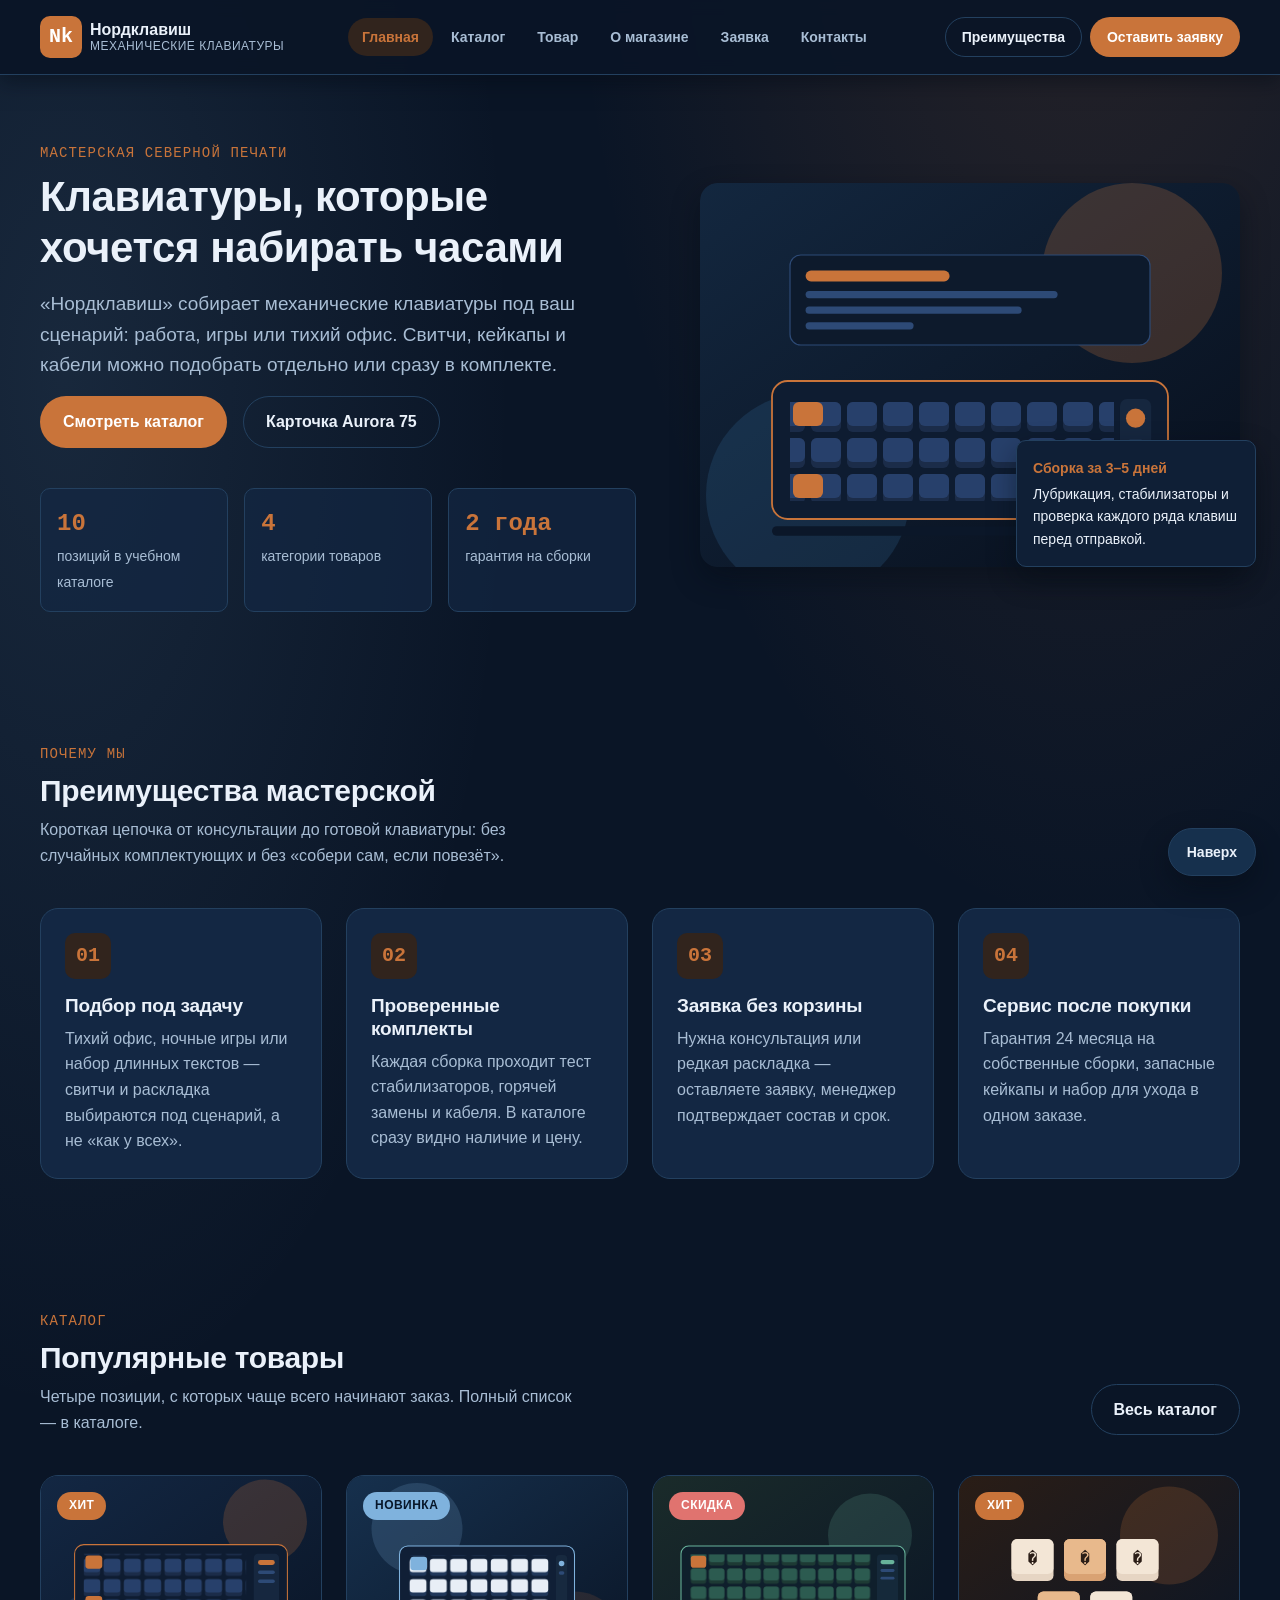
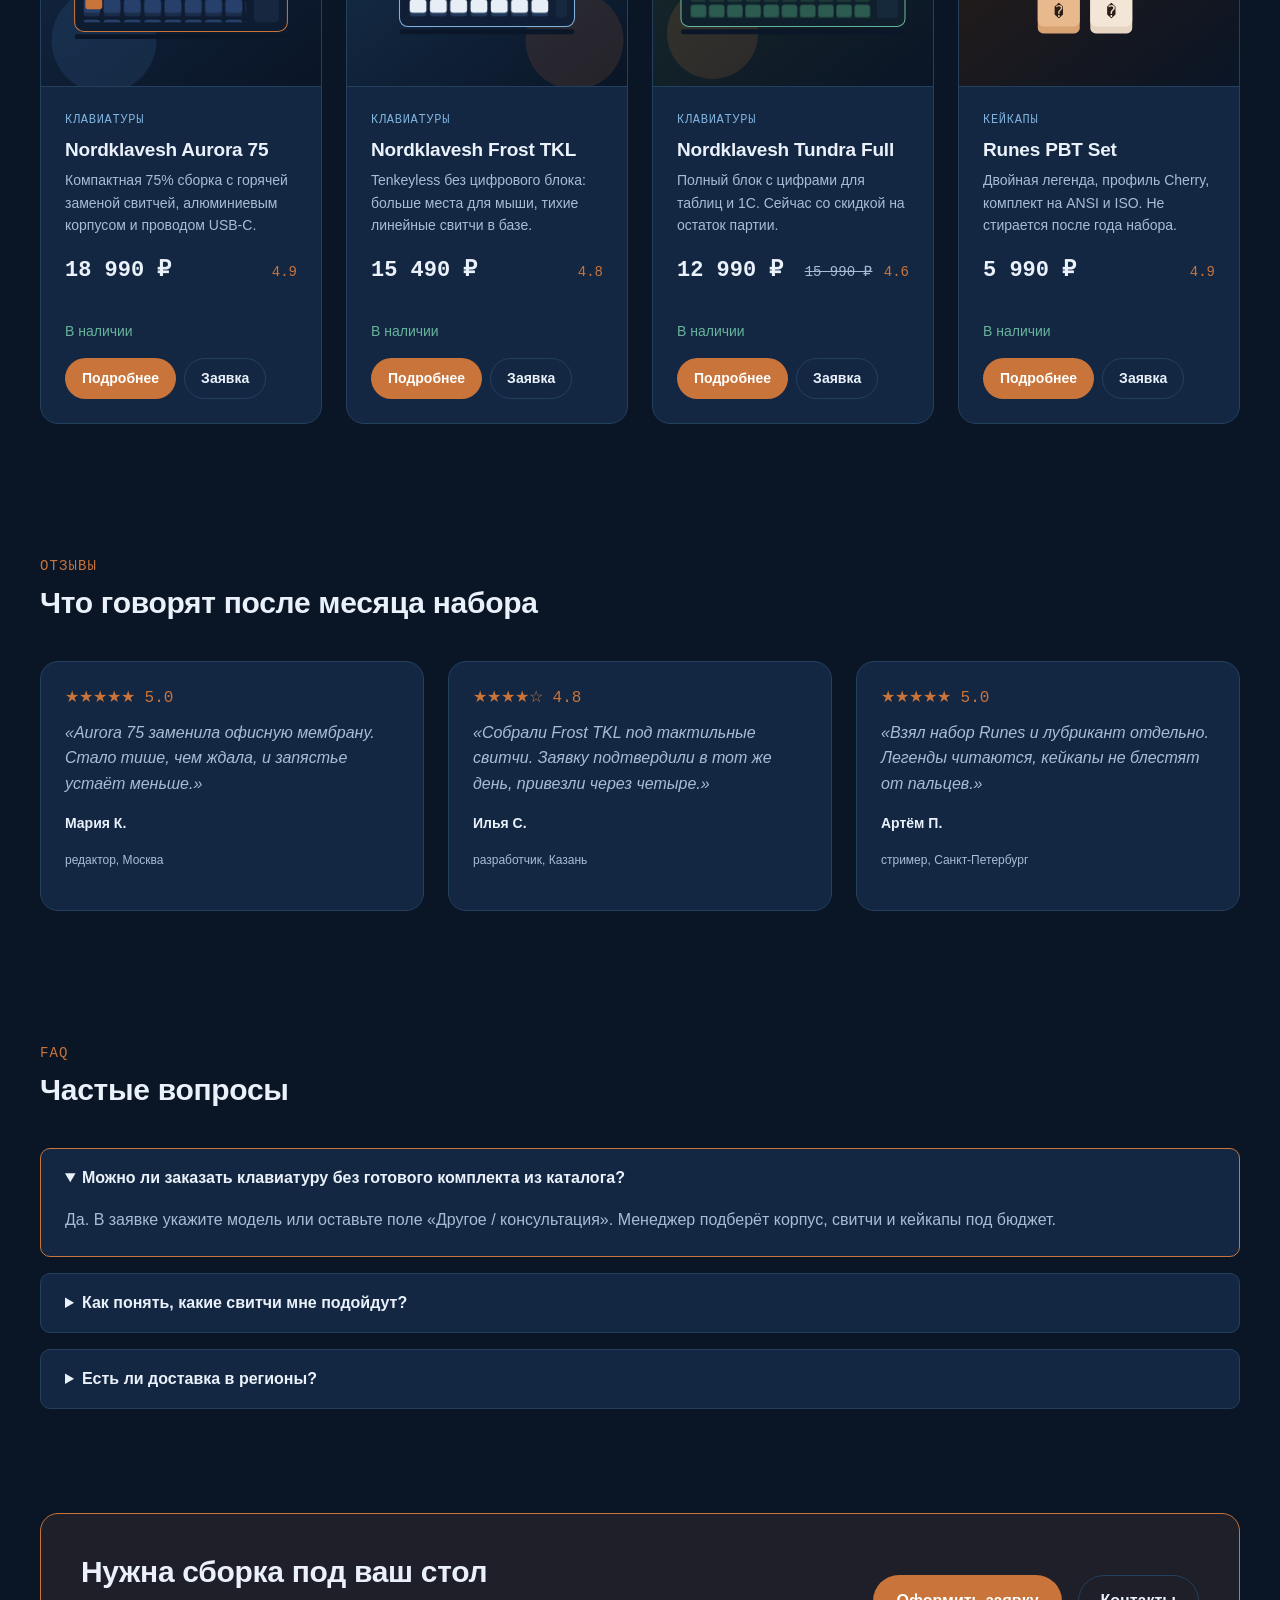
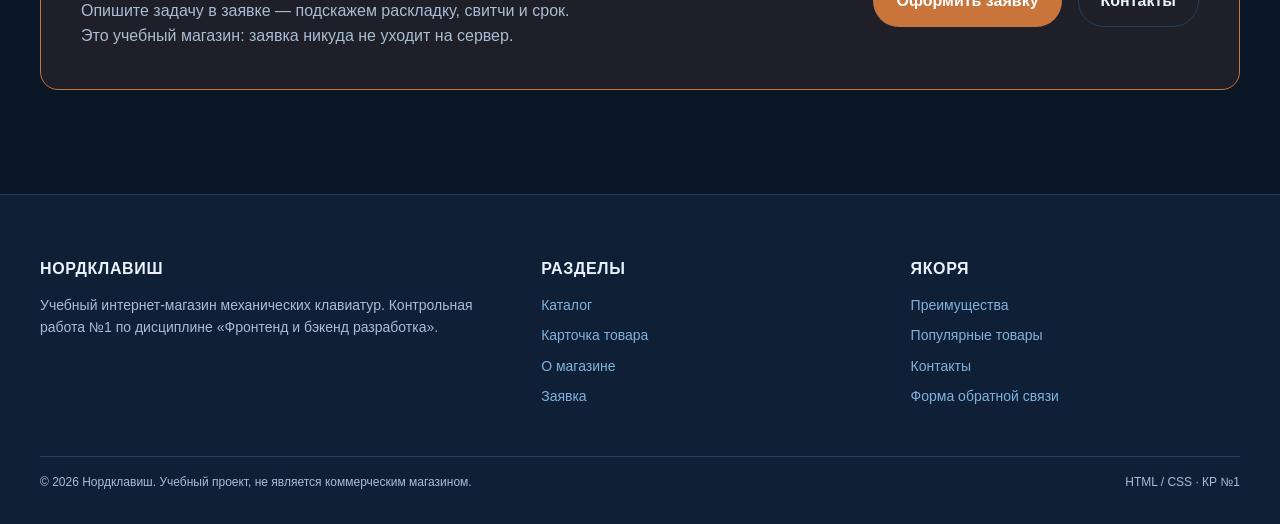
<file: index.html>
<!DOCTYPE html>
<html lang="ru">
<head>
  <meta charset="UTF-8">
  <meta name="viewport" content="width=device-width, initial-scale=1.0">
  <meta name="description" content="Нордклавиш — магазин механических клавиатур, свитчей, кейкапов и аксессуаров. Сборка под заказ, консультация и доставка по России.">
  <title>Нордклавиш — механические клавиатуры и аксессуары</title>
  <link rel="stylesheet" href="css/style.css">
</head>
<body>
  <a class="skip-link" href="#main">Перейти к содержимому</a>

  <header class="site-header">
    <div class="container site-header__inner">
      <a class="site-header__logo" href="index.html">
        <span class="site-header__logo-mark" aria-hidden="true">Nk</span>
        <span class="site-header__logo-text">
          Нордклавиш
          <span class="site-header__logo-sub">механические клавиатуры</span>
        </span>
      </a>
      <nav class="site-nav" aria-label="Основная навигация">
        <ul class="site-nav__list">
          <li class="site-nav__item"><a class="site-nav__link site-nav__link--active" href="index.html">Главная</a></li>
          <li class="site-nav__item"><a class="site-nav__link" href="catalog.html">Каталог</a></li>
          <li class="site-nav__item"><a class="site-nav__link" href="product.html">Товар</a></li>
          <li class="site-nav__item"><a class="site-nav__link" href="about.html">О магазине</a></li>
          <li class="site-nav__item"><a class="site-nav__link" href="order.html">Заявка</a></li>
          <li class="site-nav__item"><a class="site-nav__link" href="contacts.html">Контакты</a></li>
        </ul>
      </nav>
      <div class="site-header__actions">
        <a class="button button--ghost button--small" href="index.html#advantages">Преимущества</a>
        <a class="button button--primary button--small" href="order.html">Оставить заявку</a>
      </div>
    </div>
  </header>

  <main id="main">
    <section class="hero" aria-labelledby="hero-title">
      <div class="container hero__inner">
        <div class="hero__content">
          <p class="section__kicker">Мастерская северной печати</p>
          <h1 id="hero-title" class="hero__title">Клавиатуры, которые хочется набирать часами</h1>
          <p class="hero__text">
            «Нордклавиш» собирает механические клавиатуры под ваш сценарий: работа, игры или тихий офис.
            Свитчи, кейкапы и кабели можно подобрать отдельно или сразу в комплекте.
          </p>
          <div class="hero__actions">
            <a class="button button--primary" href="catalog.html">Смотреть каталог</a>
            <a class="button button--ghost" href="product.html">Карточка Aurora 75</a>
          </div>
          <ul class="hero__stats">
            <li class="hero__stat">
              <span class="hero__stat-value">10</span>
              <span class="hero__stat-label">позиций в учебном каталоге</span>
            </li>
            <li class="hero__stat">
              <span class="hero__stat-value">4</span>
              <span class="hero__stat-label">категории товаров</span>
            </li>
            <li class="hero__stat">
              <span class="hero__stat-value">2 года</span>
              <span class="hero__stat-label">гарантия на сборки</span>
            </li>
          </ul>
        </div>
        <div class="hero__media">
          <img class="hero__image" src="images/hero-workspace.svg" width="900" height="640" alt="Рабочее место с механической клавиатурой Нордклавиш Aurora">
          <p class="hero__note">
            <span class="hero__note-title">Сборка за 3–5 дней</span>
            Лубрикация, стабилизаторы и проверка каждого ряда клавиш перед отправкой.
          </p>
        </div>
      </div>
    </section>

    <section class="section" id="advantages" aria-labelledby="advantages-title">
      <div class="container">
        <header class="section__header">
          <div>
            <p class="section__kicker">Почему мы</p>
            <h2 class="section__title" id="advantages-title">Преимущества мастерской</h2>
            <p class="section__subtitle">Короткая цепочка от консультации до готовой клавиатуры: без случайных комплектующих и без «собери сам, если повезёт».</p>
          </div>
        </header>
        <ul class="advantages__list">
          <li>
            <article class="advantage-card">
              <span class="advantage-card__icon" aria-hidden="true">01</span>
              <h3 class="advantage-card__title">Подбор под задачу</h3>
              <p class="advantage-card__text">Тихий офис, ночные игры или набор длинных текстов — свитчи и раскладка выбираются под сценарий, а не «как у всех».</p>
            </article>
          </li>
          <li>
            <article class="advantage-card">
              <span class="advantage-card__icon" aria-hidden="true">02</span>
              <h3 class="advantage-card__title">Проверенные комплекты</h3>
              <p class="advantage-card__text">Каждая сборка проходит тест стабилизаторов, горячей замены и кабеля. В каталоге сразу видно наличие и цену.</p>
            </article>
          </li>
          <li>
            <article class="advantage-card">
              <span class="advantage-card__icon" aria-hidden="true">03</span>
              <h3 class="advantage-card__title">Заявка без корзины</h3>
              <p class="advantage-card__text">Нужна консультация или редкая раскладка — оставляете заявку, менеджер подтверждает состав и срок.</p>
            </article>
          </li>
          <li>
            <article class="advantage-card">
              <span class="advantage-card__icon" aria-hidden="true">04</span>
              <h3 class="advantage-card__title">Сервис после покупки</h3>
              <p class="advantage-card__text">Гарантия 24 месяца на собственные сборки, запасные кейкапы и набор для ухода в одном заказе.</p>
            </article>
          </li>
        </ul>
      </div>
    </section>

    <section class="section" id="popular" aria-labelledby="popular-title">
      <div class="container">
        <header class="section__header">
          <div>
            <p class="section__kicker">Каталог</p>
            <h2 class="section__title" id="popular-title">Популярные товары</h2>
            <p class="section__subtitle">Четыре позиции, с которых чаще всего начинают заказ. Полный список — в каталоге.</p>
          </div>
          <a class="button button--ghost" href="catalog.html">Весь каталог</a>
        </header>
        <ul class="product-grid">
          <li>
            <article class="product-card product-card--hit" data-id="1" data-category="keyboards" data-price="18990" data-available="true">
              <span class="product-card__badge">Хит</span>
              <figure class="product-card__media">
                <img class="product-card__image" src="images/keyboard-aurora.svg" width="800" height="600" alt="Клавиатура Нордклавиш Aurora 75 с медной подсветкой клавиш">
              </figure>
              <div class="product-card__body">
                <p class="product-card__category">Клавиатуры</p>
                <h3 class="product-card__title"><a href="product.html">Nordklavesh Aurora 75</a></h3>
                <p class="product-card__description">Компактная 75% сборка с горячей заменой свитчей, алюминиевым корпусом и проводом USB-C.</p>
                <div class="product-card__meta">
                  <p class="product-card__price">18 990 ₽</p>
                  <p class="product-card__rating">4.9</p>
                </div>
                <p class="product-card__status">В наличии</p>
                <div class="product-card__actions">
                  <a class="button button--primary button--small" href="product.html">Подробнее</a>
                  <button class="button button--ghost button--small" type="button" data-modal-open="order-modal">Заявка</button>
                </div>
              </div>
            </article>
          </li>
          <li>
            <article class="product-card product-card--new" data-id="2" data-category="keyboards" data-price="15490" data-available="true">
              <span class="product-card__badge">Новинка</span>
              <figure class="product-card__media">
                <img class="product-card__image" src="images/keyboard-frost.svg" width="800" height="600" alt="Клавиатура Нордклавиш Frost TKL в светлой расцветке">
              </figure>
              <div class="product-card__body">
                <p class="product-card__category">Клавиатуры</p>
                <h3 class="product-card__title"><a href="product.html">Nordklavesh Frost TKL</a></h3>
                <p class="product-card__description">Tenkeyless без цифрового блока: больше места для мыши, тихие линейные свитчи в базе.</p>
                <div class="product-card__meta">
                  <p class="product-card__price">15 490 ₽</p>
                  <p class="product-card__rating">4.8</p>
                </div>
                <p class="product-card__status">В наличии</p>
                <div class="product-card__actions">
                  <a class="button button--primary button--small" href="product.html">Подробнее</a>
                  <a class="button button--ghost button--small" href="order.html">Заявка</a>
                </div>
              </div>
            </article>
          </li>
          <li>
            <article class="product-card product-card--discount" data-id="3" data-category="keyboards" data-price="12990" data-available="true">
              <span class="product-card__badge">Скидка</span>
              <figure class="product-card__media">
                <img class="product-card__image" src="images/keyboard-tundra.svg" width="800" height="600" alt="Полноразмерная клавиатура Нордклавиш Tundra">
              </figure>
              <div class="product-card__body">
                <p class="product-card__category">Клавиатуры</p>
                <h3 class="product-card__title"><a href="product.html">Nordklavesh Tundra Full</a></h3>
                <p class="product-card__description">Полный блок с цифрами для таблиц и 1С. Сейчас со скидкой на остаток партии.</p>
                <div class="product-card__meta">
                  <p class="product-card__price">12 990 ₽ <span class="product-card__price-old">15 990 ₽</span></p>
                  <p class="product-card__rating">4.6</p>
                </div>
                <p class="product-card__status">В наличии</p>
                <div class="product-card__actions">
                  <a class="button button--primary button--small" href="product.html">Подробнее</a>
                  <a class="button button--ghost button--small" href="order.html">Заявка</a>
                </div>
              </div>
            </article>
          </li>
          <li>
            <article class="product-card product-card--hit" data-id="7" data-category="keycaps" data-price="5990" data-available="true">
              <span class="product-card__badge">Хит</span>
              <figure class="product-card__media">
                <img class="product-card__image" src="images/keycaps-runes.svg" width="800" height="600" alt="Набор кейкапов Runes из PBT с руническими легендами">
              </figure>
              <div class="product-card__body">
                <p class="product-card__category">Кейкапы</p>
                <h3 class="product-card__title"><a href="catalog.html#keycaps">Runes PBT Set</a></h3>
                <p class="product-card__description">Двойная легенда, профиль Cherry, комплект на ANSI и ISO. Не стирается после года набора.</p>
                <div class="product-card__meta">
                  <p class="product-card__price">5 990 ₽</p>
                  <p class="product-card__rating">4.9</p>
                </div>
                <p class="product-card__status">В наличии</p>
                <div class="product-card__actions">
                  <a class="button button--primary button--small" href="catalog.html#keycaps">Подробнее</a>
                  <button class="button button--ghost button--small" type="button" data-modal-open="order-modal">Заявка</button>
                </div>
              </div>
            </article>
          </li>
        </ul>
      </div>
    </section>

    <section class="section" id="reviews" aria-labelledby="reviews-title">
      <div class="container">
        <header class="section__header">
          <div>
            <p class="section__kicker">Отзывы</p>
            <h2 class="section__title" id="reviews-title">Что говорят после месяца набора</h2>
          </div>
        </header>
        <ul class="reviews__list">
          <li>
            <article class="review-card">
              <p class="review-card__rating">★★★★★ 5.0</p>
              <p class="review-card__text">«Aurora 75 заменила офисную мембрану. Стало тише, чем ждала, и запястье устаёт меньше.»</p>
              <p class="review-card__author">Мария К.</p>
              <p class="review-card__meta">редактор, Москва</p>
            </article>
          </li>
          <li>
            <article class="review-card">
              <p class="review-card__rating">★★★★☆ 4.8</p>
              <p class="review-card__text">«Собрали Frost TKL под тактильные свитчи. Заявку подтвердили в тот же день, привезли через четыре.»</p>
              <p class="review-card__author">Илья С.</p>
              <p class="review-card__meta">разработчик, Казань</p>
            </article>
          </li>
          <li>
            <article class="review-card">
              <p class="review-card__rating">★★★★★ 5.0</p>
              <p class="review-card__text">«Взял набор Runes и лубрикант отдельно. Легенды читаются, кейкапы не блестят от пальцев.»</p>
              <p class="review-card__author">Артём П.</p>
              <p class="review-card__meta">стример, Санкт-Петербург</p>
            </article>
          </li>
        </ul>
      </div>
    </section>

    <section class="section" id="faq" aria-labelledby="faq-title">
      <div class="container">
        <header class="section__header">
          <div>
            <p class="section__kicker">FAQ</p>
            <h2 class="section__title" id="faq-title">Частые вопросы</h2>
          </div>
        </header>
        <div class="faq__list">
          <details class="faq__item" open>
            <summary class="faq__question">Можно ли заказать клавиатуру без готового комплекта из каталога?</summary>
            <p class="faq__answer">Да. В заявке укажите модель или оставьте поле «Другое / консультация». Менеджер подберёт корпус, свитчи и кейкапы под бюджет.</p>
          </details>
          <details class="faq__item">
            <summary class="faq__question">Как понять, какие свитчи мне подойдут?</summary>
            <p class="faq__answer">Линейные — для игр и быстрого набора, тактильные — если нужен отклик без щелчка. В каталоге есть готовые наборы, а в заявке можно попросить тест-набор.</p>
          </details>
          <details class="faq__item">
            <summary class="faq__question">Есть ли доставка в регионы?</summary>
            <p class="faq__answer">Да, отправляем СДЭК и Почтой России. По Москве возможна курьерская доставка на следующий день после сборки.</p>
          </details>
        </div>
      </div>
    </section>

    <section class="section section--tight">
      <div class="container">
        <div class="cta">
          <div>
            <h2 class="cta__title">Нужна сборка под ваш стол</h2>
            <p class="cta__text">Опишите задачу в заявке — подскажем раскладку, свитчи и срок. Это учебный магазин: заявка никуда не уходит на сервер.</p>
          </div>
          <div class="cta__actions">
            <a class="button button--primary" href="order.html">Оформить заявку</a>
            <a class="button button--ghost" href="contacts.html">Контакты</a>
          </div>
        </div>
      </div>
    </section>
  </main>

  <footer class="site-footer" id="contacts">
    <div class="container site-footer__inner">
      <section>
        <h2 class="site-footer__title">Нордклавиш</h2>
        <p class="site-footer__text">Учебный интернет-магазин механических клавиатур. Контрольная работа №1 по дисциплине «Фронтенд и бэкенд разработка».</p>
      </section>
      <section>
        <h2 class="site-footer__title">Разделы</h2>
        <ul class="site-footer__list">
          <li><a href="catalog.html">Каталог</a></li>
          <li><a href="product.html">Карточка товара</a></li>
          <li><a href="about.html">О магазине</a></li>
          <li><a href="order.html">Заявка</a></li>
        </ul>
      </section>
      <section>
        <h2 class="site-footer__title">Якоря</h2>
        <ul class="site-footer__list">
          <li><a href="index.html#advantages">Преимущества</a></li>
          <li><a href="index.html#popular">Популярные товары</a></li>
          <li><a href="index.html#contacts">Контакты</a></li>
          <li><a href="contacts.html">Форма обратной связи</a></li>
        </ul>
      </section>
    </div>
    <div class="container site-footer__bottom">
      <p>© 2026 Нордклавиш. Учебный проект, не является коммерческим магазином.</p>
      <p>HTML / CSS · КР №1</p>
    </div>
  </footer>

  <a class="to-top" href="#main">Наверх</a>

  <dialog class="order-modal" id="order-modal" aria-labelledby="order-modal-title">
    <div class="order-modal__inner">
      <div class="order-modal__header">
        <h2 class="order-modal__title" id="order-modal-title">Быстрая заявка</h2>
        <button class="order-modal__close" type="button" data-modal-close aria-label="Закрыть окно">&times;</button>
      </div>
      <p class="order-modal__text">Короткая форма. Полная версия с комментарием — на странице заявки.</p>
      <form class="order-form" action="#" method="post">
        <div class="order-form__grid">
          <div class="order-form__field">
            <label class="order-form__label" for="modal-name">Имя <span class="order-form__required">*</span></label>
            <input class="order-form__input" id="modal-name" name="name" type="text" autocomplete="name" required>
          </div>
          <div class="order-form__field">
            <label class="order-form__label" for="modal-email">E-mail <span class="order-form__required">*</span></label>
            <input class="order-form__input" id="modal-email" name="email" type="email" autocomplete="email" required>
          </div>
          <div class="order-form__field">
            <label class="order-form__label" for="modal-phone">Телефон <span class="order-form__required">*</span></label>
            <input class="order-form__input" id="modal-phone" name="phone" type="tel" autocomplete="tel" required>
          </div>
          <div class="order-form__field">
            <label class="order-form__label" for="modal-product">Товар</label>
            <select class="order-form__select" id="modal-product" name="productId">
              <option value="1">Nordklavesh Aurora 75</option>
              <option value="2">Nordklavesh Frost TKL</option>
              <option value="7">Runes PBT Set</option>
              <option value="consult">Консультация</option>
            </select>
          </div>
        </div>
        <label class="order-form__consent">
          <input class="order-form__checkbox" name="consent" type="checkbox" required>
          <span>Согласен на обработку персональных данных</span>
        </label>
        <div class="order-form__actions">
          <button class="button button--primary" type="submit">Отправить</button>
          <button class="button button--ghost" type="button" data-modal-close>Закрыть</button>
        </div>
      </form>
    </div>
  </dialog>

  <script src="js/main.js"></script>
</body>
</html>
</file>
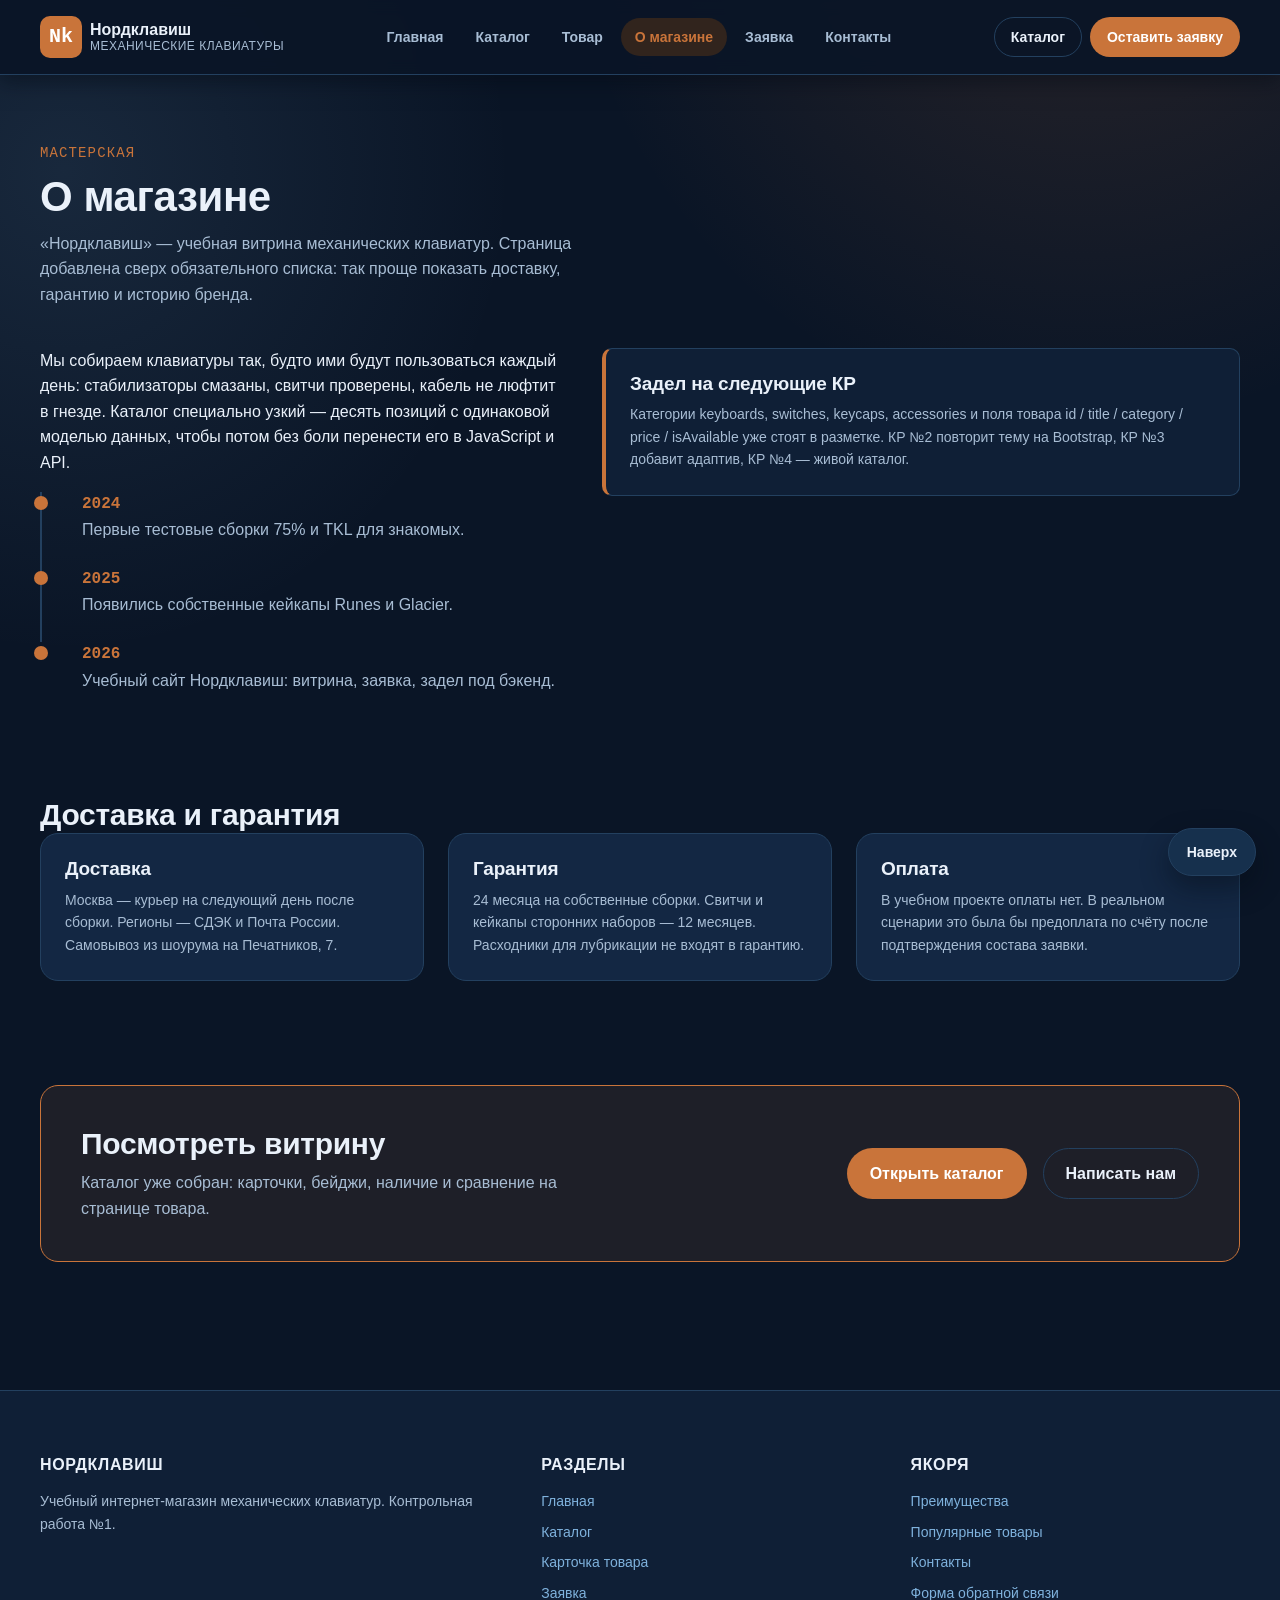
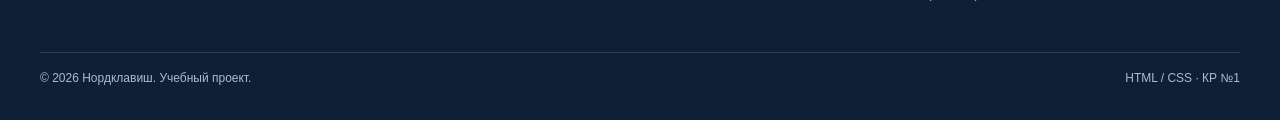
<file: about.html>
<!DOCTYPE html>
<html lang="ru">
<head>
  <meta charset="UTF-8">
  <meta name="viewport" content="width=device-width, initial-scale=1.0">
  <meta name="description" content="О мастерской Нордклавиш: история учебной витрины, доставка, гарантия и как устроена сборка механических клавиатур.">
  <title>О магазине — Нордклавиш</title>
  <link rel="stylesheet" href="css/style.css">
</head>
<body>
  <a class="skip-link" href="#main">Перейти к содержимому</a>

  <header class="site-header">
    <div class="container site-header__inner">
      <a class="site-header__logo" href="index.html">
        <span class="site-header__logo-mark" aria-hidden="true">Nk</span>
        <span class="site-header__logo-text">
          Нордклавиш
          <span class="site-header__logo-sub">механические клавиатуры</span>
        </span>
      </a>
      <nav class="site-nav" aria-label="Основная навигация">
        <ul class="site-nav__list">
          <li class="site-nav__item"><a class="site-nav__link" href="index.html">Главная</a></li>
          <li class="site-nav__item"><a class="site-nav__link" href="catalog.html">Каталог</a></li>
          <li class="site-nav__item"><a class="site-nav__link" href="product.html">Товар</a></li>
          <li class="site-nav__item"><a class="site-nav__link site-nav__link--active" href="about.html">О магазине</a></li>
          <li class="site-nav__item"><a class="site-nav__link" href="order.html">Заявка</a></li>
          <li class="site-nav__item"><a class="site-nav__link" href="contacts.html">Контакты</a></li>
        </ul>
      </nav>
      <div class="site-header__actions">
        <a class="button button--ghost button--small" href="catalog.html">Каталог</a>
        <a class="button button--primary button--small" href="order.html">Оставить заявку</a>
      </div>
    </div>
  </header>

  <main id="main">
    <section class="section" aria-labelledby="about-title">
      <div class="container">
        <header class="section__header">
          <div>
            <p class="section__kicker">Мастерская</p>
            <h1 class="section__title" id="about-title">О магазине</h1>
            <p class="section__subtitle">«Нордклавиш» — учебная витрина механических клавиатур. Страница добавлена сверх обязательного списка: так проще показать доставку, гарантию и историю бренда.</p>
          </div>
        </header>

        <div class="contacts-layout">
          <div>
            <p>Мы собираем клавиатуры так, будто ими будут пользоваться каждый день: стабилизаторы смазаны, свитчи проверены, кабель не люфтит в гнезде. Каталог специально узкий — десять позиций с одинаковой моделью данных, чтобы потом без боли перенести его в JavaScript и API.</p>
            <ol class="timeline">
              <li class="timeline__item">
                <span class="timeline__year">2024</span>
                <p class="timeline__text">Первые тестовые сборки 75% и TKL для знакомых.</p>
              </li>
              <li class="timeline__item">
                <span class="timeline__year">2025</span>
                <p class="timeline__text">Появились собственные кейкапы Runes и Glacier.</p>
              </li>
              <li class="timeline__item">
                <span class="timeline__year">2026</span>
                <p class="timeline__text">Учебный сайт Нордклавиш: витрина, заявка, задел под бэкенд.</p>
              </li>
            </ol>
          </div>
          <aside class="side-note">
            <h2 class="side-note__title">Задел на следующие КР</h2>
            <p class="side-note__text">Категории keyboards, switches, keycaps, accessories и поля товара id / title / category / price / isAvailable уже стоят в разметке. КР №2 повторит тему на Bootstrap, КР №3 добавит адаптив, КР №4 — живой каталог.</p>
          </aside>
        </div>
      </div>
    </section>

    <section class="section section--tight" aria-labelledby="service-title">
      <div class="container">
        <h2 class="section__title" id="service-title">Доставка и гарантия</h2>
        <div class="info-grid">
          <article class="info-card">
            <h3 class="info-card__title">Доставка</h3>
            <p class="info-card__text">Москва — курьер на следующий день после сборки. Регионы — СДЭК и Почта России. Самовывоз из шоурума на Печатников, 7.</p>
          </article>
          <article class="info-card">
            <h3 class="info-card__title">Гарантия</h3>
            <p class="info-card__text">24 месяца на собственные сборки. Свитчи и кейкапы сторонних наборов — 12 месяцев. Расходники для лубрикации не входят в гарантию.</p>
          </article>
          <article class="info-card">
            <h3 class="info-card__title">Оплата</h3>
            <p class="info-card__text">В учебном проекте оплаты нет. В реальном сценарии это была бы предоплата по счёту после подтверждения состава заявки.</p>
          </article>
        </div>
      </div>
    </section>

    <section class="section">
      <div class="container">
        <div class="cta">
          <div>
            <h2 class="cta__title">Посмотреть витрину</h2>
            <p class="cta__text">Каталог уже собран: карточки, бейджи, наличие и сравнение на странице товара.</p>
          </div>
          <div class="cta__actions">
            <a class="button button--primary" href="catalog.html">Открыть каталог</a>
            <a class="button button--ghost" href="contacts.html">Написать нам</a>
          </div>
        </div>
      </div>
    </section>
  </main>

  <footer class="site-footer" id="contacts">
    <div class="container site-footer__inner">
      <section>
        <h2 class="site-footer__title">Нордклавиш</h2>
        <p class="site-footer__text">Учебный интернет-магазин механических клавиатур. Контрольная работа №1.</p>
      </section>
      <section>
        <h2 class="site-footer__title">Разделы</h2>
        <ul class="site-footer__list">
          <li><a href="index.html">Главная</a></li>
          <li><a href="catalog.html">Каталог</a></li>
          <li><a href="product.html">Карточка товара</a></li>
          <li><a href="order.html">Заявка</a></li>
        </ul>
      </section>
      <section>
        <h2 class="site-footer__title">Якоря</h2>
        <ul class="site-footer__list">
          <li><a href="index.html#advantages">Преимущества</a></li>
          <li><a href="index.html#popular">Популярные товары</a></li>
          <li><a href="index.html#contacts">Контакты</a></li>
          <li><a href="contacts.html">Форма обратной связи</a></li>
        </ul>
      </section>
    </div>
    <div class="container site-footer__bottom">
      <p>© 2026 Нордклавиш. Учебный проект.</p>
      <p>HTML / CSS · КР №1</p>
    </div>
  </footer>

  <a class="to-top" href="#main">Наверх</a>
  <script src="js/main.js"></script>
</body>
</html>
</file>
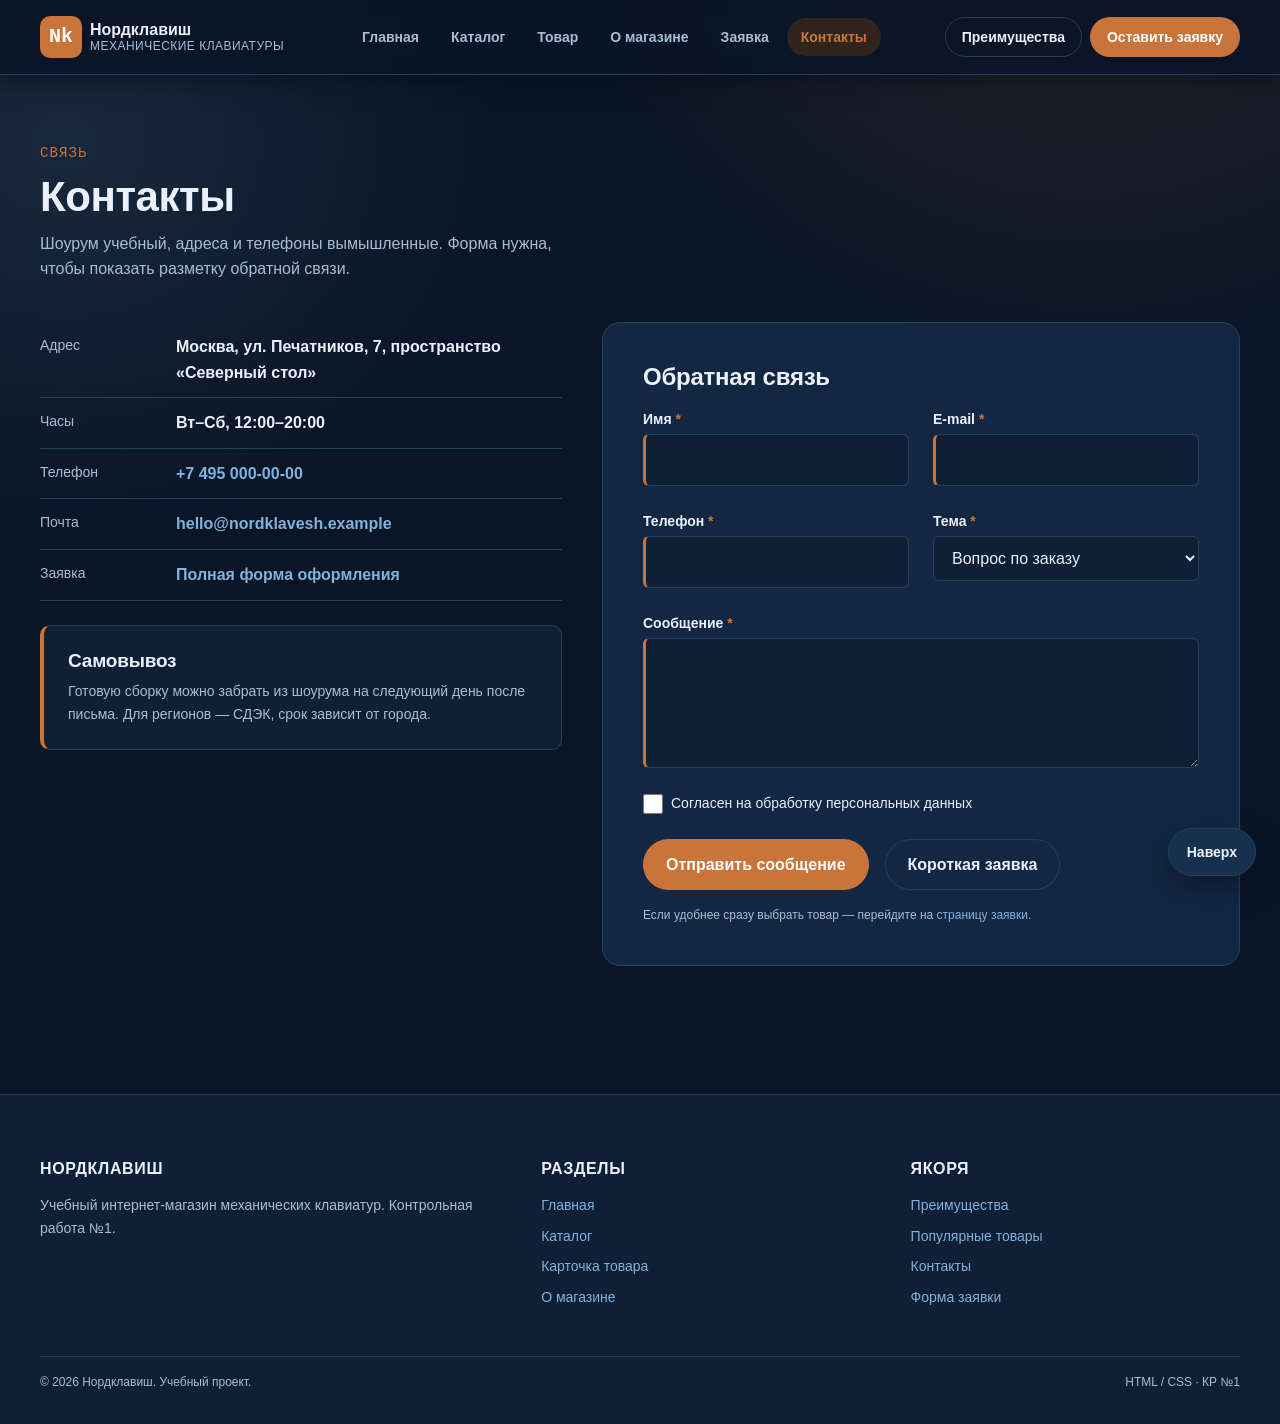
<file: contacts.html>
<!DOCTYPE html>
<html lang="ru">
<head>
  <meta charset="UTF-8">
  <meta name="viewport" content="width=device-width, initial-scale=1.0">
  <meta name="description" content="Контакты мастерской Нордклавиш: адрес шоурума в Москве, часы работы, телефон, почта и форма обратной связи.">
  <title>Контакты — Нордклавиш</title>
  <link rel="stylesheet" href="css/style.css">
</head>
<body>
  <a class="skip-link" href="#main">Перейти к содержимому</a>

  <header class="site-header">
    <div class="container site-header__inner">
      <a class="site-header__logo" href="index.html">
        <span class="site-header__logo-mark" aria-hidden="true">Nk</span>
        <span class="site-header__logo-text">
          Нордклавиш
          <span class="site-header__logo-sub">механические клавиатуры</span>
        </span>
      </a>
      <nav class="site-nav" aria-label="Основная навигация">
        <ul class="site-nav__list">
          <li class="site-nav__item"><a class="site-nav__link" href="index.html">Главная</a></li>
          <li class="site-nav__item"><a class="site-nav__link" href="catalog.html">Каталог</a></li>
          <li class="site-nav__item"><a class="site-nav__link" href="product.html">Товар</a></li>
          <li class="site-nav__item"><a class="site-nav__link" href="about.html">О магазине</a></li>
          <li class="site-nav__item"><a class="site-nav__link" href="order.html">Заявка</a></li>
          <li class="site-nav__item"><a class="site-nav__link site-nav__link--active" href="contacts.html">Контакты</a></li>
        </ul>
      </nav>
      <div class="site-header__actions">
        <a class="button button--ghost button--small" href="index.html#advantages">Преимущества</a>
        <a class="button button--primary button--small" href="order.html">Оставить заявку</a>
      </div>
    </div>
  </header>

  <main id="main">
    <section class="section" aria-labelledby="contacts-title">
      <div class="container">
        <header class="section__header">
          <div>
            <p class="section__kicker">Связь</p>
            <h1 class="section__title" id="contacts-title">Контакты</h1>
            <p class="section__subtitle">Шоурум учебный, адреса и телефоны вымышленные. Форма нужна, чтобы показать разметку обратной связи.</p>
          </div>
        </header>

        <div class="contacts-layout">
          <div>
            <dl class="contact-list">
              <div class="contact-list__row">
                <dt class="contact-list__term">Адрес</dt>
                <dd class="contact-list__value">Москва, ул. Печатников, 7, пространство «Северный стол»</dd>
              </div>
              <div class="contact-list__row">
                <dt class="contact-list__term">Часы</dt>
                <dd class="contact-list__value">Вт–Сб, 12:00–20:00</dd>
              </div>
              <div class="contact-list__row">
                <dt class="contact-list__term">Телефон</dt>
                <dd class="contact-list__value"><a href="tel:+74950000000">+7 495 000-00-00</a></dd>
              </div>
              <div class="contact-list__row">
                <dt class="contact-list__term">Почта</dt>
                <dd class="contact-list__value"><a href="mailto:hello@nordklavesh.example">hello@nordklavesh.example</a></dd>
              </div>
              <div class="contact-list__row">
                <dt class="contact-list__term">Заявка</dt>
                <dd class="contact-list__value"><a href="order.html">Полная форма оформления</a></dd>
              </div>
            </dl>
            <aside class="side-note">
              <h2 class="side-note__title">Самовывоз</h2>
              <p class="side-note__text">Готовую сборку можно забрать из шоурума на следующий день после письма. Для регионов — СДЭК, срок зависит от города.</p>
            </aside>
          </div>

          <form class="order-form" action="#" method="post">
            <h2 class="order-modal__title" style="margin-bottom: 16px;">Обратная связь</h2>
            <div class="order-form__grid">
              <div class="order-form__field">
                <label class="order-form__label" for="contact-name">Имя <span class="order-form__required">*</span></label>
                <input class="order-form__input" id="contact-name" name="name" type="text" autocomplete="name" required>
              </div>
              <div class="order-form__field">
                <label class="order-form__label" for="contact-email">E-mail <span class="order-form__required">*</span></label>
                <input class="order-form__input" id="contact-email" name="email" type="email" autocomplete="email" required>
              </div>
              <div class="order-form__field">
                <label class="order-form__label" for="contact-phone">Телефон <span class="order-form__required">*</span></label>
                <input class="order-form__input" id="contact-phone" name="phone" type="tel" autocomplete="tel" required>
              </div>
              <div class="order-form__field">
                <label class="order-form__label" for="contact-topic">Тема <span class="order-form__required">*</span></label>
                <select class="order-form__select" id="contact-topic" name="productId" required>
                  <option value="consult">Вопрос по заказу</option>
                  <option value="delivery">Доставка</option>
                  <option value="service">Гарантия и сервис</option>
                  <option value="1">Вопрос про Aurora 75</option>
                </select>
              </div>
              <div class="order-form__field order-form__field--wide">
                <label class="order-form__label" for="contact-comment">Сообщение <span class="order-form__required">*</span></label>
                <textarea class="order-form__textarea" id="contact-comment" name="comment" required></textarea>
              </div>
            </div>
            <label class="order-form__consent">
              <input class="order-form__checkbox" id="contact-consent" name="consent" type="checkbox" required>
              <span>Согласен на обработку персональных данных</span>
            </label>
            <div class="order-form__actions">
              <button class="button button--primary" type="submit">Отправить сообщение</button>
              <button class="button button--ghost" type="button" data-modal-open="order-modal">Короткая заявка</button>
            </div>
            <p class="order-form__note">Если удобнее сразу выбрать товар — перейдите на <a href="order.html">страницу заявки</a>.</p>
          </form>
        </div>
      </div>
    </section>
  </main>

  <footer class="site-footer" id="contacts">
    <div class="container site-footer__inner">
      <section>
        <h2 class="site-footer__title">Нордклавиш</h2>
        <p class="site-footer__text">Учебный интернет-магазин механических клавиатур. Контрольная работа №1.</p>
      </section>
      <section>
        <h2 class="site-footer__title">Разделы</h2>
        <ul class="site-footer__list">
          <li><a href="index.html">Главная</a></li>
          <li><a href="catalog.html">Каталог</a></li>
          <li><a href="product.html">Карточка товара</a></li>
          <li><a href="about.html">О магазине</a></li>
        </ul>
      </section>
      <section>
        <h2 class="site-footer__title">Якоря</h2>
        <ul class="site-footer__list">
          <li><a href="index.html#advantages">Преимущества</a></li>
          <li><a href="index.html#popular">Популярные товары</a></li>
          <li><a href="index.html#contacts">Контакты</a></li>
          <li><a href="order.html">Форма заявки</a></li>
        </ul>
      </section>
    </div>
    <div class="container site-footer__bottom">
      <p>© 2026 Нордклавиш. Учебный проект.</p>
      <p>HTML / CSS · КР №1</p>
    </div>
  </footer>

  <a class="to-top" href="#main">Наверх</a>

  <dialog class="order-modal" id="order-modal" aria-labelledby="order-modal-title">
    <div class="order-modal__inner">
      <div class="order-modal__header">
        <h2 class="order-modal__title" id="order-modal-title">Короткая заявка</h2>
        <button class="order-modal__close" type="button" data-modal-close aria-label="Закрыть окно">&times;</button>
      </div>
      <form class="order-form" action="#" method="post">
        <div class="order-form__grid">
          <div class="order-form__field">
            <label class="order-form__label" for="modal-name">Имя <span class="order-form__required">*</span></label>
            <input class="order-form__input" id="modal-name" name="name" type="text" required>
          </div>
          <div class="order-form__field">
            <label class="order-form__label" for="modal-email">E-mail <span class="order-form__required">*</span></label>
            <input class="order-form__input" id="modal-email" name="email" type="email" required>
          </div>
          <div class="order-form__field">
            <label class="order-form__label" for="modal-phone">Телефон <span class="order-form__required">*</span></label>
            <input class="order-form__input" id="modal-phone" name="phone" type="tel" required>
          </div>
          <div class="order-form__field">
            <label class="order-form__label" for="modal-product">Тема</label>
            <select class="order-form__select" id="modal-product" name="productId">
              <option value="consult">Вопрос по заказу</option>
              <option value="1">Aurora 75</option>
            </select>
          </div>
        </div>
        <label class="order-form__consent">
          <input class="order-form__checkbox" name="consent" type="checkbox" required>
          <span>Согласен на обработку персональных данных</span>
        </label>
        <div class="order-form__actions">
          <button class="button button--primary" type="submit">Отправить</button>
          <button class="button button--ghost" type="button" data-modal-close>Закрыть</button>
        </div>
      </form>
    </div>
  </dialog>

  <script src="js/main.js"></script>
</body>
</html>
</file>
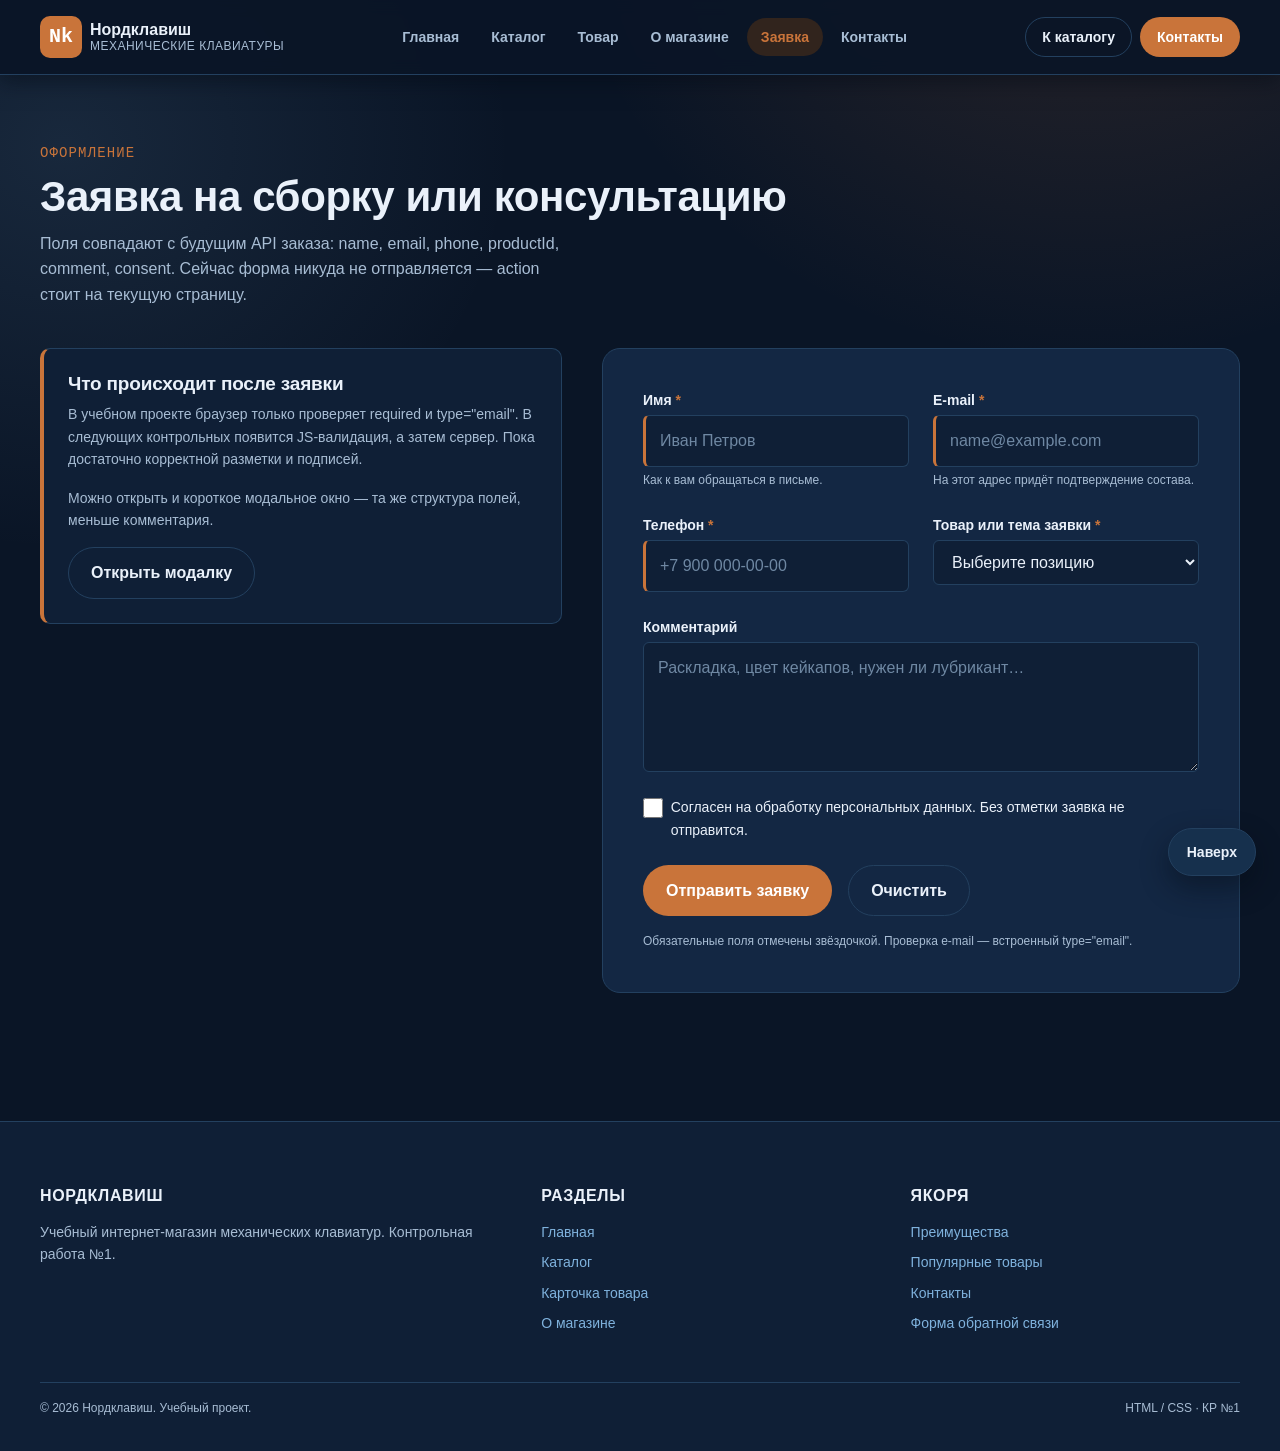
<file: order.html>
<!DOCTYPE html>
<html lang="ru">
<head>
  <meta charset="UTF-8">
  <meta name="viewport" content="width=device-width, initial-scale=1.0">
  <meta name="description" content="Заявка в магазин Нордклавиш: консультация, сборка клавиатуры или заказ из каталога. Учебная форма без отправки на сервер.">
  <title>Заявка — Нордклавиш</title>
  <link rel="stylesheet" href="css/style.css">
</head>
<body>
  <a class="skip-link" href="#main">Перейти к содержимому</a>

  <header class="site-header">
    <div class="container site-header__inner">
      <a class="site-header__logo" href="index.html">
        <span class="site-header__logo-mark" aria-hidden="true">Nk</span>
        <span class="site-header__logo-text">
          Нордклавиш
          <span class="site-header__logo-sub">механические клавиатуры</span>
        </span>
      </a>
      <nav class="site-nav" aria-label="Основная навигация">
        <ul class="site-nav__list">
          <li class="site-nav__item"><a class="site-nav__link" href="index.html">Главная</a></li>
          <li class="site-nav__item"><a class="site-nav__link" href="catalog.html">Каталог</a></li>
          <li class="site-nav__item"><a class="site-nav__link" href="product.html">Товар</a></li>
          <li class="site-nav__item"><a class="site-nav__link" href="about.html">О магазине</a></li>
          <li class="site-nav__item"><a class="site-nav__link site-nav__link--active" href="order.html">Заявка</a></li>
          <li class="site-nav__item"><a class="site-nav__link" href="contacts.html">Контакты</a></li>
        </ul>
      </nav>
      <div class="site-header__actions">
        <a class="button button--ghost button--small" href="catalog.html">К каталогу</a>
        <a class="button button--primary button--small" href="contacts.html">Контакты</a>
      </div>
    </div>
  </header>

  <main id="main">
    <section class="section" aria-labelledby="order-title">
      <div class="container">
        <header class="section__header">
          <div>
            <p class="section__kicker">Оформление</p>
            <h1 class="section__title" id="order-title">Заявка на сборку или консультацию</h1>
            <p class="section__subtitle">Поля совпадают с будущим API заказа: name, email, phone, productId, comment, consent. Сейчас форма никуда не отправляется — action стоит на текущую страницу.</p>
          </div>
        </header>

        <div class="contacts-layout">
          <aside class="side-note">
            <h2 class="side-note__title">Что происходит после заявки</h2>
            <p class="side-note__text">В учебном проекте браузер только проверяет required и type="email". В следующих контрольных появится JS-валидация, а затем сервер. Пока достаточно корректной разметки и подписей.</p>
            <p class="side-note__text" style="margin-top: 16px;">Можно открыть и короткое модальное окно — та же структура полей, меньше комментария.</p>
            <p style="margin: 16px 0 0;">
              <button class="button button--ghost" type="button" data-modal-open="order-modal">Открыть модалку</button>
            </p>
          </aside>

          <form class="order-form" action="#" method="post">
            <div class="order-form__grid">
              <div class="order-form__field">
                <label class="order-form__label" for="order-name">Имя <span class="order-form__required">*</span></label>
                <input class="order-form__input" id="order-name" name="name" type="text" autocomplete="name" placeholder="Иван Петров" required>
                <span class="order-form__hint">Как к вам обращаться в письме.</span>
              </div>
              <div class="order-form__field">
                <label class="order-form__label" for="order-email">E-mail <span class="order-form__required">*</span></label>
                <input class="order-form__input" id="order-email" name="email" type="email" autocomplete="email" placeholder="name@example.com" required>
                <span class="order-form__hint">На этот адрес придёт подтверждение состава.</span>
              </div>
              <div class="order-form__field">
                <label class="order-form__label" for="order-phone">Телефон <span class="order-form__required">*</span></label>
                <input class="order-form__input" id="order-phone" name="phone" type="tel" autocomplete="tel" placeholder="+7 900 000-00-00" required>
              </div>
              <div class="order-form__field">
                <label class="order-form__label" for="order-product">Товар или тема заявки <span class="order-form__required">*</span></label>
                <select class="order-form__select" id="order-product" name="productId" required>
                  <option value="">Выберите позицию</option>
                  <option value="1">Nordklavesh Aurora 75</option>
                  <option value="2">Nordklavesh Frost TKL</option>
                  <option value="3">Nordklavesh Tundra Full</option>
                  <option value="4">Nordklavesh Fjord 100</option>
                  <option value="5">Nord Linear 70</option>
                  <option value="6">Nord Tactile 70</option>
                  <option value="7">Runes PBT Set</option>
                  <option value="8">Glacier PBT Set</option>
                  <option value="9">Nord Coil USB-C</option>
                  <option value="10">Nord Rest Wood</option>
                  <option value="consult">Другое / консультация</option>
                </select>
              </div>
              <div class="order-form__field order-form__field--wide">
                <label class="order-form__label" for="order-comment">Комментарий</label>
                <textarea class="order-form__textarea" id="order-comment" name="comment" placeholder="Раскладка, цвет кейкапов, нужен ли лубрикант…"></textarea>
              </div>
            </div>
            <label class="order-form__consent">
              <input class="order-form__checkbox" id="order-consent" name="consent" type="checkbox" required>
              <span>Согласен на обработку персональных данных. Без отметки заявка не отправится.</span>
            </label>
            <div class="order-form__actions">
              <button class="button button--primary" type="submit">Отправить заявку</button>
              <button class="button button--ghost" type="reset">Очистить</button>
            </div>
            <p class="order-form__note">Обязательные поля отмечены звёздочкой. Проверка e-mail — встроенный type="email".</p>
          </form>
        </div>
      </div>
    </section>
  </main>

  <footer class="site-footer" id="contacts">
    <div class="container site-footer__inner">
      <section>
        <h2 class="site-footer__title">Нордклавиш</h2>
        <p class="site-footer__text">Учебный интернет-магазин механических клавиатур. Контрольная работа №1.</p>
      </section>
      <section>
        <h2 class="site-footer__title">Разделы</h2>
        <ul class="site-footer__list">
          <li><a href="index.html">Главная</a></li>
          <li><a href="catalog.html">Каталог</a></li>
          <li><a href="product.html">Карточка товара</a></li>
          <li><a href="about.html">О магазине</a></li>
        </ul>
      </section>
      <section>
        <h2 class="site-footer__title">Якоря</h2>
        <ul class="site-footer__list">
          <li><a href="index.html#advantages">Преимущества</a></li>
          <li><a href="index.html#popular">Популярные товары</a></li>
          <li><a href="index.html#contacts">Контакты</a></li>
          <li><a href="contacts.html">Форма обратной связи</a></li>
        </ul>
      </section>
    </div>
    <div class="container site-footer__bottom">
      <p>© 2026 Нордклавиш. Учебный проект.</p>
      <p>HTML / CSS · КР №1</p>
    </div>
  </footer>

  <a class="to-top" href="#main">Наверх</a>

  <dialog class="order-modal" id="order-modal" aria-labelledby="order-modal-title">
    <div class="order-modal__inner">
      <div class="order-modal__header">
        <h2 class="order-modal__title" id="order-modal-title">Короткая заявка</h2>
        <button class="order-modal__close" type="button" data-modal-close aria-label="Закрыть окно">&times;</button>
      </div>
      <form class="order-form" action="#" method="post">
        <div class="order-form__grid">
          <div class="order-form__field">
            <label class="order-form__label" for="modal-name">Имя <span class="order-form__required">*</span></label>
            <input class="order-form__input" id="modal-name" name="name" type="text" required>
          </div>
          <div class="order-form__field">
            <label class="order-form__label" for="modal-email">E-mail <span class="order-form__required">*</span></label>
            <input class="order-form__input" id="modal-email" name="email" type="email" required>
          </div>
          <div class="order-form__field">
            <label class="order-form__label" for="modal-phone">Телефон <span class="order-form__required">*</span></label>
            <input class="order-form__input" id="modal-phone" name="phone" type="tel" required>
          </div>
          <div class="order-form__field">
            <label class="order-form__label" for="modal-product">Товар</label>
            <select class="order-form__select" id="modal-product" name="productId">
              <option value="consult">Консультация</option>
              <option value="1">Nordklavesh Aurora 75</option>
            </select>
          </div>
        </div>
        <label class="order-form__consent">
          <input class="order-form__checkbox" name="consent" type="checkbox" required>
          <span>Согласен на обработку персональных данных</span>
        </label>
        <div class="order-form__actions">
          <button class="button button--primary" type="submit">Отправить</button>
          <button class="button button--ghost" type="button" data-modal-close>Закрыть</button>
        </div>
      </form>
    </div>
  </dialog>

  <script src="js/main.js"></script>
</body>
</html>
</file>
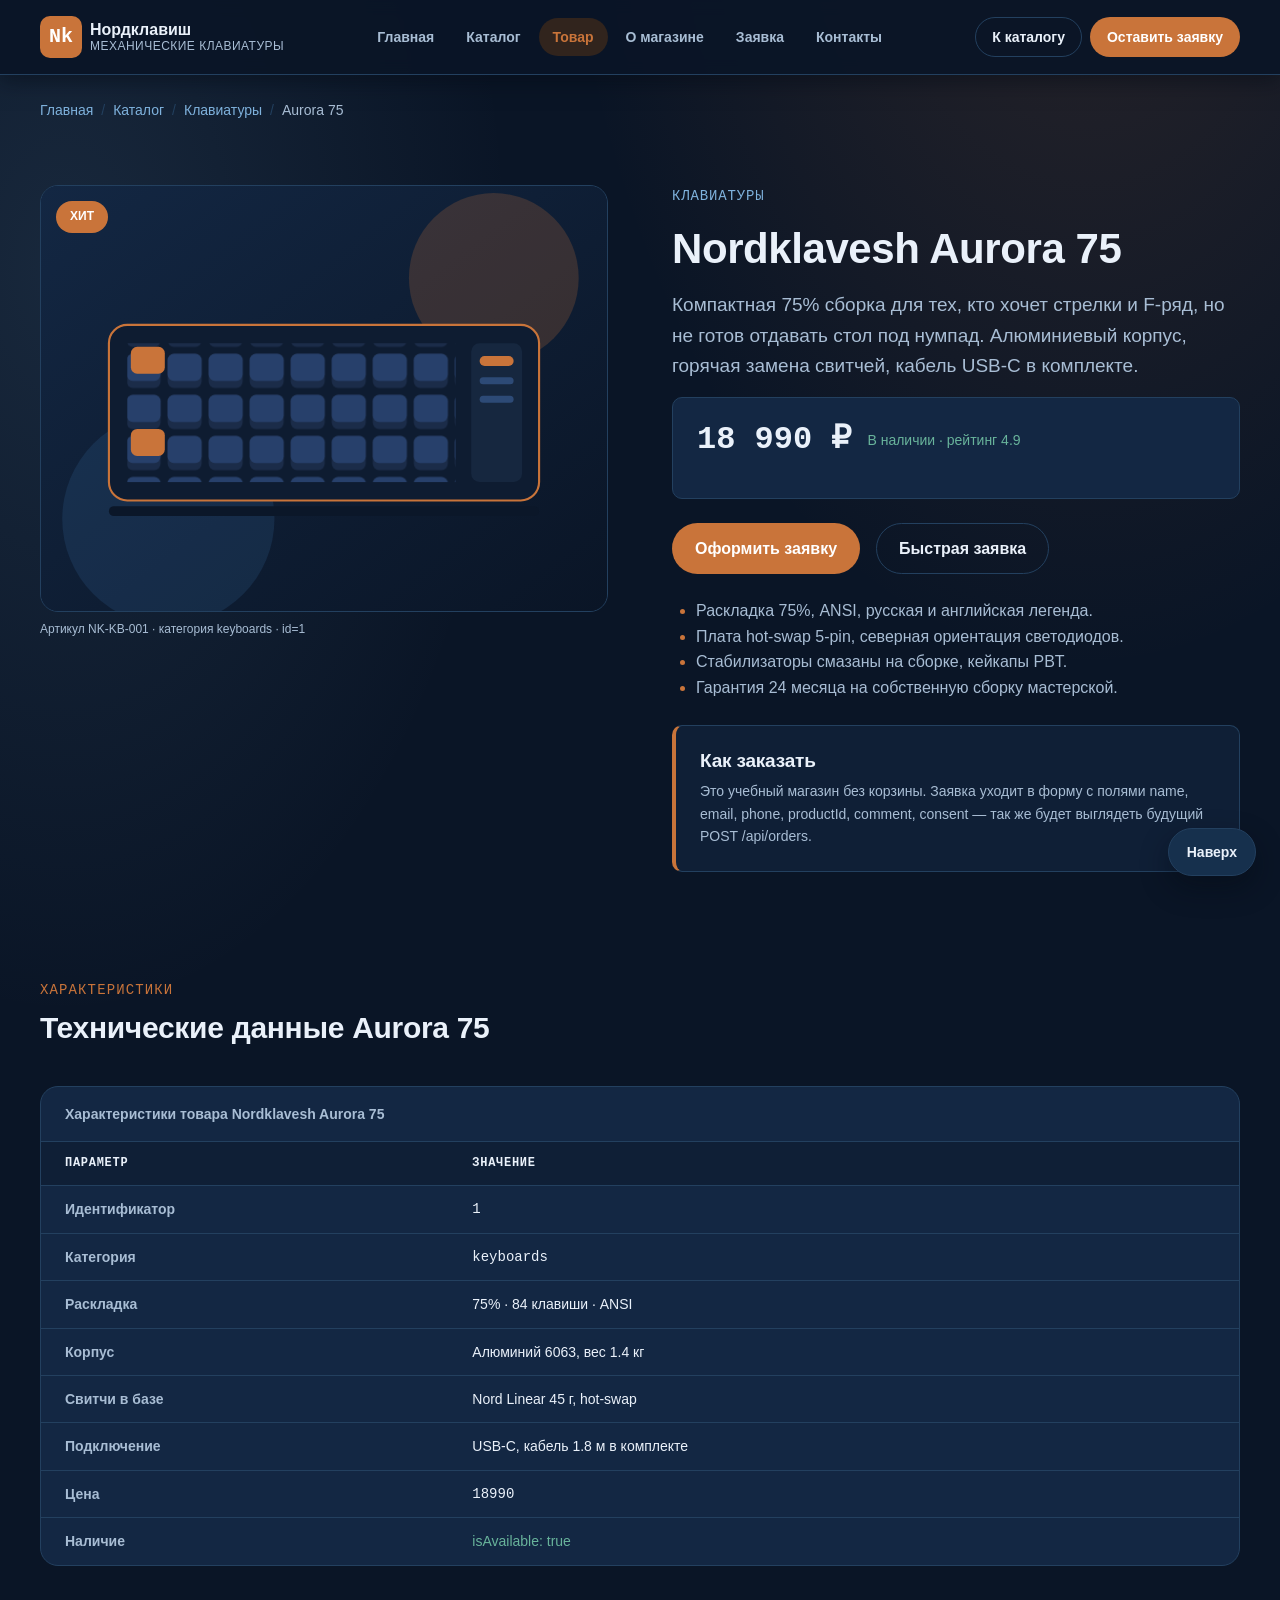
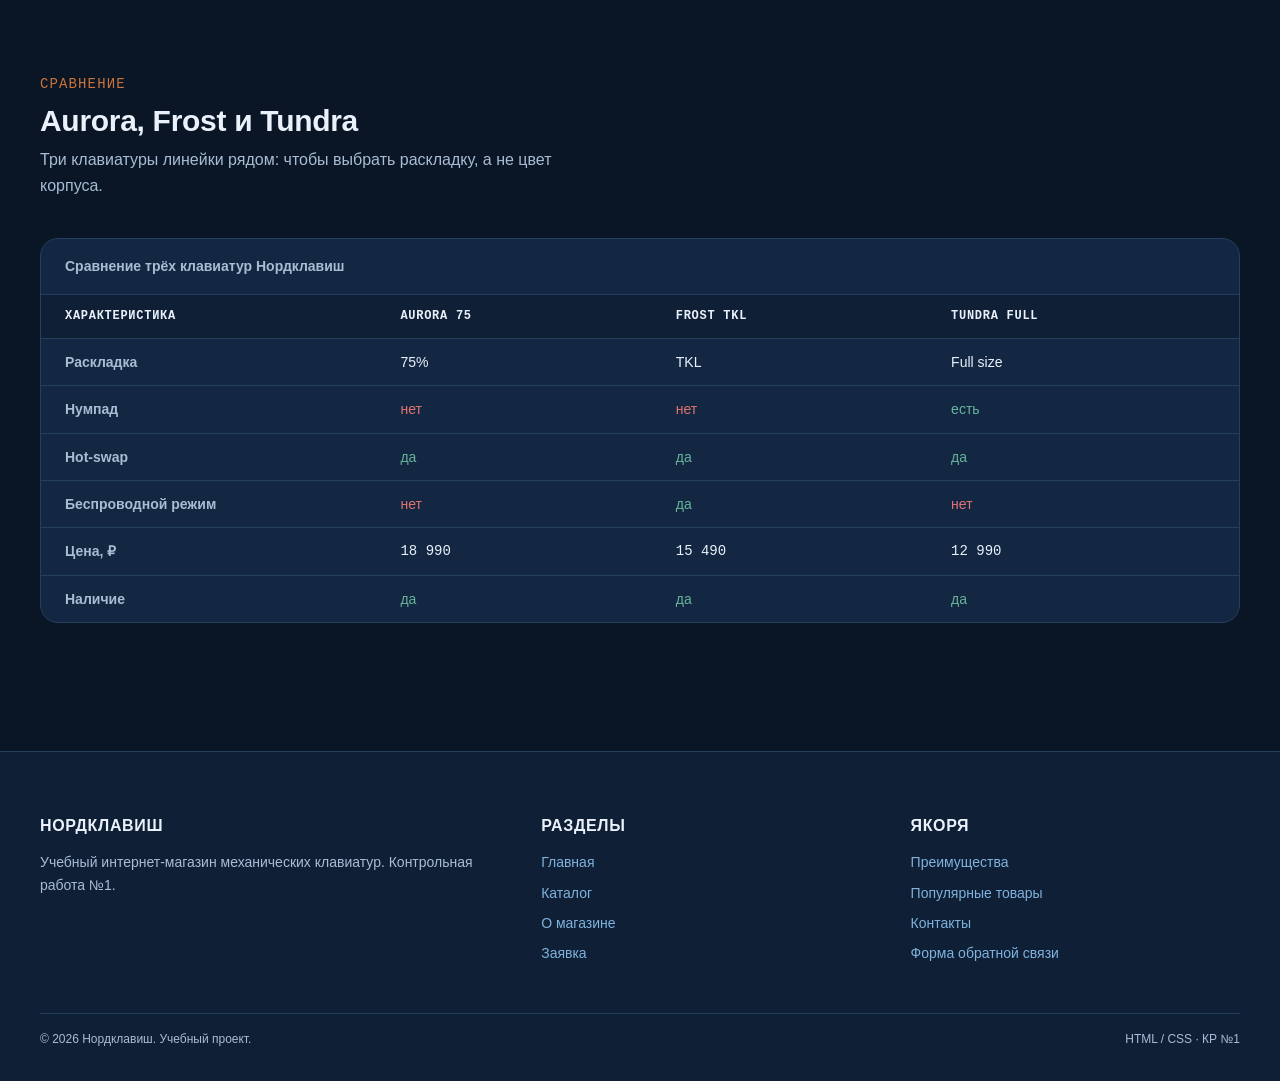
<file: product.html>
<!DOCTYPE html>
<html lang="ru">
<head>
  <meta charset="UTF-8">
  <meta name="viewport" content="width=device-width, initial-scale=1.0">
  <meta name="description" content="Nordklavesh Aurora 75 — компактная механическая клавиатура 75%: характеристики, сравнение с Frost и Tundra, цена и заявка.">
  <title>Nordklavesh Aurora 75 — Нордклавиш</title>
  <link rel="stylesheet" href="css/style.css">
</head>
<body>
  <a class="skip-link" href="#main">Перейти к содержимому</a>

  <header class="site-header">
    <div class="container site-header__inner">
      <a class="site-header__logo" href="index.html">
        <span class="site-header__logo-mark" aria-hidden="true">Nk</span>
        <span class="site-header__logo-text">
          Нордклавиш
          <span class="site-header__logo-sub">механические клавиатуры</span>
        </span>
      </a>
      <nav class="site-nav" aria-label="Основная навигация">
        <ul class="site-nav__list">
          <li class="site-nav__item"><a class="site-nav__link" href="index.html">Главная</a></li>
          <li class="site-nav__item"><a class="site-nav__link" href="catalog.html">Каталог</a></li>
          <li class="site-nav__item"><a class="site-nav__link site-nav__link--active" href="product.html">Товар</a></li>
          <li class="site-nav__item"><a class="site-nav__link" href="about.html">О магазине</a></li>
          <li class="site-nav__item"><a class="site-nav__link" href="order.html">Заявка</a></li>
          <li class="site-nav__item"><a class="site-nav__link" href="contacts.html">Контакты</a></li>
        </ul>
      </nav>
      <div class="site-header__actions">
        <a class="button button--ghost button--small" href="catalog.html">К каталогу</a>
        <a class="button button--primary button--small" href="order.html">Оставить заявку</a>
      </div>
    </div>
  </header>

  <main id="main">
    <nav class="breadcrumbs" aria-label="Хлебные крошки">
      <div class="container">
        <ol class="breadcrumbs__list">
          <li class="breadcrumbs__item"><a href="index.html">Главная</a></li>
          <li class="breadcrumbs__item"><a href="catalog.html">Каталог</a></li>
          <li class="breadcrumbs__item"><a href="catalog.html#keyboards">Клавиатуры</a></li>
          <li class="breadcrumbs__item">Aurora 75</li>
        </ol>
      </div>
    </nav>

    <article class="section product-detail" aria-labelledby="product-title">
      <div class="container product-detail__inner">
        <figure class="product-detail__media">
          <span class="product-detail__badge">Хит</span>
          <img class="product-detail__image" src="images/keyboard-aurora.svg" width="800" height="600" alt="Механическая клавиатура Nordklavesh Aurora 75, вид сверху">
          <figcaption class="product-detail__caption">Артикул NK-KB-001 · категория keyboards · id=1</figcaption>
        </figure>

        <div>
          <p class="product-detail__category">Клавиатуры</p>
          <h1 class="product-detail__title" id="product-title">Nordklavesh Aurora 75</h1>
          <p class="product-detail__lead">Компактная 75% сборка для тех, кто хочет стрелки и F-ряд, но не готов отдавать стол под нумпад. Алюминиевый корпус, горячая замена свитчей, кабель USB-C в комплекте.</p>
          <div class="product-detail__price-row">
            <p class="product-detail__price">18 990 ₽</p>
            <p class="product-detail__status">В наличии · рейтинг 4.9</p>
          </div>
          <div class="product-detail__actions">
            <a class="button button--primary" href="order.html">Оформить заявку</a>
            <button class="button button--ghost" type="button" data-modal-open="order-modal">Быстрая заявка</button>
          </div>
          <ul class="product-detail__list">
            <li>Раскладка 75%, ANSI, русская и английская легенда.</li>
            <li>Плата hot-swap 5-pin, северная ориентация светодиодов.</li>
            <li>Стабилизаторы смазаны на сборке, кейкапы PBT.</li>
            <li>Гарантия 24 месяца на собственную сборку мастерской.</li>
          </ul>
          <aside class="side-note">
            <h2 class="side-note__title">Как заказать</h2>
            <p class="side-note__text">Это учебный магазин без корзины. Заявка уходит в форму с полями name, email, phone, productId, comment, consent — так же будет выглядеть будущий POST /api/orders.</p>
          </aside>
        </div>
      </div>
    </article>

    <section class="section section--tight" aria-labelledby="specs-title">
      <div class="container">
        <header class="section__header">
          <div>
            <p class="section__kicker">Характеристики</p>
            <h2 class="section__title" id="specs-title">Технические данные Aurora 75</h2>
          </div>
        </header>
        <div class="table-wrapper">
          <table class="spec-table">
            <caption class="spec-table__caption">Характеристики товара Nordklavesh Aurora 75</caption>
            <thead>
              <tr>
                <th scope="col">Параметр</th>
                <th scope="col">Значение</th>
              </tr>
            </thead>
            <tbody>
              <tr>
                <th scope="row">Идентификатор</th>
                <td class="spec-table__value">1</td>
              </tr>
              <tr>
                <th scope="row">Категория</th>
                <td class="spec-table__value">keyboards</td>
              </tr>
              <tr>
                <th scope="row">Раскладка</th>
                <td>75% · 84 клавиши · ANSI</td>
              </tr>
              <tr>
                <th scope="row">Корпус</th>
                <td>Алюминий 6063, вес 1.4 кг</td>
              </tr>
              <tr>
                <th scope="row">Свитчи в базе</th>
                <td>Nord Linear 45 г, hot-swap</td>
              </tr>
              <tr>
                <th scope="row">Подключение</th>
                <td>USB-C, кабель 1.8 м в комплекте</td>
              </tr>
              <tr>
                <th scope="row">Цена</th>
                <td class="spec-table__value">18990</td>
              </tr>
              <tr>
                <th scope="row">Наличие</th>
                <td class="spec-table__yes">isAvailable: true</td>
              </tr>
            </tbody>
          </table>
        </div>
      </div>
    </section>

    <section class="section" aria-labelledby="compare-title">
      <div class="container">
        <header class="section__header">
          <div>
            <p class="section__kicker">Сравнение</p>
            <h2 class="section__title" id="compare-title">Aurora, Frost и Tundra</h2>
            <p class="section__subtitle">Три клавиатуры линейки рядом: чтобы выбрать раскладку, а не цвет корпуса.</p>
          </div>
        </header>
        <div class="table-wrapper">
          <table class="spec-table spec-table--compare">
            <caption class="spec-table__caption">Сравнение трёх клавиатур Нордклавиш</caption>
            <thead>
              <tr>
                <th scope="col">Характеристика</th>
                <th scope="col">Aurora 75</th>
                <th scope="col">Frost TKL</th>
                <th scope="col">Tundra Full</th>
              </tr>
            </thead>
            <tbody>
              <tr>
                <th scope="row">Раскладка</th>
                <td>75%</td>
                <td>TKL</td>
                <td>Full size</td>
              </tr>
              <tr>
                <th scope="row">Нумпад</th>
                <td class="spec-table__no">нет</td>
                <td class="spec-table__no">нет</td>
                <td class="spec-table__yes">есть</td>
              </tr>
              <tr>
                <th scope="row">Hot-swap</th>
                <td class="spec-table__yes">да</td>
                <td class="spec-table__yes">да</td>
                <td class="spec-table__yes">да</td>
              </tr>
              <tr>
                <th scope="row">Беспроводной режим</th>
                <td class="spec-table__no">нет</td>
                <td class="spec-table__yes">да</td>
                <td class="spec-table__no">нет</td>
              </tr>
              <tr>
                <th scope="row">Цена, ₽</th>
                <td class="spec-table__value">18 990</td>
                <td class="spec-table__value">15 490</td>
                <td class="spec-table__value">12 990</td>
              </tr>
              <tr>
                <th scope="row">Наличие</th>
                <td class="spec-table__yes">да</td>
                <td class="spec-table__yes">да</td>
                <td class="spec-table__yes">да</td>
              </tr>
            </tbody>
          </table>
        </div>
      </div>
    </section>
  </main>

  <footer class="site-footer" id="contacts">
    <div class="container site-footer__inner">
      <section>
        <h2 class="site-footer__title">Нордклавиш</h2>
        <p class="site-footer__text">Учебный интернет-магазин механических клавиатур. Контрольная работа №1.</p>
      </section>
      <section>
        <h2 class="site-footer__title">Разделы</h2>
        <ul class="site-footer__list">
          <li><a href="index.html">Главная</a></li>
          <li><a href="catalog.html">Каталог</a></li>
          <li><a href="about.html">О магазине</a></li>
          <li><a href="order.html">Заявка</a></li>
        </ul>
      </section>
      <section>
        <h2 class="site-footer__title">Якоря</h2>
        <ul class="site-footer__list">
          <li><a href="index.html#advantages">Преимущества</a></li>
          <li><a href="index.html#popular">Популярные товары</a></li>
          <li><a href="index.html#contacts">Контакты</a></li>
          <li><a href="contacts.html">Форма обратной связи</a></li>
        </ul>
      </section>
    </div>
    <div class="container site-footer__bottom">
      <p>© 2026 Нордклавиш. Учебный проект.</p>
      <p>HTML / CSS · КР №1</p>
    </div>
  </footer>

  <a class="to-top" href="#main">Наверх</a>

  <dialog class="order-modal" id="order-modal" aria-labelledby="order-modal-title">
    <div class="order-modal__inner">
      <div class="order-modal__header">
        <h2 class="order-modal__title" id="order-modal-title">Заявка на Aurora 75</h2>
        <button class="order-modal__close" type="button" data-modal-close aria-label="Закрыть окно">&times;</button>
      </div>
      <p class="order-modal__text">Товар уже выбран. Если нужна другая модель — откройте полную форму.</p>
      <form class="order-form" action="#" method="post">
        <div class="order-form__grid">
          <div class="order-form__field">
            <label class="order-form__label" for="modal-name">Имя <span class="order-form__required">*</span></label>
            <input class="order-form__input" id="modal-name" name="name" type="text" autocomplete="name" required>
          </div>
          <div class="order-form__field">
            <label class="order-form__label" for="modal-email">E-mail <span class="order-form__required">*</span></label>
            <input class="order-form__input" id="modal-email" name="email" type="email" autocomplete="email" required>
          </div>
          <div class="order-form__field">
            <label class="order-form__label" for="modal-phone">Телефон <span class="order-form__required">*</span></label>
            <input class="order-form__input" id="modal-phone" name="phone" type="tel" autocomplete="tel" required>
          </div>
          <div class="order-form__field">
            <label class="order-form__label" for="modal-product">Товар</label>
            <select class="order-form__select" id="modal-product" name="productId">
              <option value="1" selected>Nordklavesh Aurora 75</option>
              <option value="2">Nordklavesh Frost TKL</option>
              <option value="3">Nordklavesh Tundra Full</option>
            </select>
          </div>
        </div>
        <label class="order-form__consent">
          <input class="order-form__checkbox" name="consent" type="checkbox" required>
          <span>Согласен на обработку персональных данных</span>
        </label>
        <div class="order-form__actions">
          <button class="button button--primary" type="submit">Отправить</button>
          <button class="button button--ghost" type="button" data-modal-close>Закрыть</button>
        </div>
      </form>
    </div>
  </dialog>

  <script src="js/main.js"></script>
</body>
</html>
</file>
<file: css/style.css>
/* =========================================================
   Нордклавиш — КР №1. HTML и CSS: многостраничный сайт
   Внешний файл стилей: переменные, БЭМ, Flexbox, CSS Grid,
   состояния элементов и базовое позиционирование.
   ========================================================= */

/* ---------- 1. CSS-переменные ---------- */
:root {
  /* Цвета */
  --color-bg: #0a1526;
  --color-bg-soft: #0f1f36;
  --color-surface: #132743;
  --color-surface-2: #16304d;
  --color-border: #23405f;
  --color-text: #eaf1fa;
  --color-text-muted: #a8bdd4;
  --color-primary: #c9743a;
  --color-primary-dark: #a95c28;
  --color-primary-soft: #31241d;
  --color-accent: #7fb2dd;
  --color-success: #68b39b;
  --color-danger: #e0736f;

  /* Отступы */
  --space-xs: 4px;
  --space-sm: 8px;
  --space-md: 16px;
  --space-lg: 24px;
  --space-xl: 40px;
  --space-2xl: 64px;

  /* Радиусы */
  --radius-sm: 6px;
  --radius-md: 10px;
  --radius-lg: 18px;
  --radius-pill: 999px;

  /* Типографика */
  --font-base: "Segoe UI", "Helvetica Neue", Arial, sans-serif;
  --font-mono: "Cascadia Code", Consolas, "Courier New", monospace;
  --font-size-sm: 14px;
  --font-size-base: 16px;
  --font-size-lg: 19px;

  /* Прочее */
  --shadow-card: 0 12px 28px rgba(4, 10, 20, 0.45);
  --shadow-header: 0 6px 20px rgba(4, 10, 20, 0.5);
  --transition: 0.2s ease;
  --content-width: 1200px;
  --gutter: 20px;
}

/* ---------- 2. Базовые стили страницы ---------- */
*,
*::before,
*::after {
  box-sizing: border-box;
}

html {
  scroll-behavior: smooth;
  scroll-padding-top: 96px;
}

body {
  margin: 0;
  background-color: var(--color-bg);
  background-image:
    radial-gradient(60% 50% at 85% -10%, rgba(201, 116, 58, 0.18), transparent 70%),
    radial-gradient(50% 40% at 5% 10%, rgba(127, 178, 221, 0.12), transparent 70%);
  color: var(--color-text);
  font-family: var(--font-base);
  font-size: var(--font-size-base);
  line-height: 1.6;
}

h1,
h2,
h3,
h4 {
  margin: 0 0 var(--space-md);
  line-height: 1.2;
  font-weight: 700;
  letter-spacing: -0.01em;
}

h1 {
  font-size: 42px;
}

h2 {
  font-size: 30px;
}

h3 {
  font-size: 21px;
}

p {
  margin: 0 0 var(--space-md);
}

ul,
ol {
  margin: 0 0 var(--space-md);
  padding-left: var(--space-lg);
}

a {
  color: var(--color-accent);
  text-decoration: none;
  transition: color var(--transition);
}

a:hover {
  color: var(--color-primary);
  text-decoration: underline;
}

a:focus-visible,
button:focus-visible,
input:focus-visible,
select:focus-visible,
textarea:focus-visible,
summary:focus-visible {
  outline: 2px solid var(--color-primary);
  outline-offset: 3px;
  border-radius: var(--radius-sm);
}

img,
video {
  max-width: 100%;
  height: auto;
}

/* Вспомогательные классы */
.container {
  width: min(var(--content-width), 100% - var(--gutter) * 2);
  margin-inline: auto;
}

.visually-hidden {
  position: absolute;
  width: 1px;
  height: 1px;
  margin: -1px;
  padding: 0;
  overflow: hidden;
  clip-path: inset(50%);
  white-space: nowrap;
}

.skip-link {
  position: absolute;
  top: var(--space-sm);
  left: var(--space-sm);
  z-index: 60;
  padding: var(--space-sm) var(--space-md);
  transform: translateY(-200%);
  border-radius: var(--radius-sm);
  background-color: var(--color-primary);
  color: #fff;
  font-weight: 600;
  transition: transform var(--transition);
}

.skip-link:focus-visible {
  transform: translateY(0);
  text-decoration: none;
}

/* ---------- 3. Кнопки и состояния ---------- */
.button {
  display: inline-flex;
  align-items: center;
  justify-content: center;
  gap: var(--space-sm);
  padding: 12px 22px;
  border: 1px solid transparent;
  border-radius: var(--radius-pill);
  background-color: var(--color-surface-2);
  color: var(--color-text);
  font: inherit;
  font-weight: 600;
  text-align: center;
  cursor: pointer;
  transition: background-color var(--transition), border-color var(--transition),
    color var(--transition), transform var(--transition);
}

.button:hover {
  background-color: var(--color-border);
  color: var(--color-text);
  text-decoration: none;
  transform: translateY(-1px);
}

.button:focus-visible {
  outline: 2px solid var(--color-primary);
  outline-offset: 3px;
}

.button--primary {
  background-color: var(--color-primary);
  color: #fff;
}

.button--primary:hover {
  background-color: var(--color-primary-dark);
  color: #fff;
}

.button--ghost {
  border-color: var(--color-border);
  background-color: transparent;
  color: var(--color-text);
}

.button--ghost:hover {
  border-color: var(--color-primary);
  background-color: rgba(201, 116, 58, 0.12);
  color: var(--color-text);
}

.button--small {
  padding: 8px 16px;
  font-size: var(--font-size-sm);
}

.button--block {
  width: 100%;
}

.button:disabled,
.button--disabled {
  opacity: 0.6;
  cursor: not-allowed;
  transform: none;
}

.button--disabled:hover {
  background-color: var(--color-surface-2);
  transform: none;
}

/* ---------- 4. Шапка и навигация (Flexbox + sticky) ---------- */
.site-header {
  position: sticky;
  top: 0;
  z-index: 10;
  border-bottom: 1px solid var(--color-border);
  background-color: rgba(10, 21, 38, 0.92);
  backdrop-filter: blur(8px);
  box-shadow: var(--shadow-header);
}

.site-header__inner {
  display: flex;
  flex-wrap: wrap;
  align-items: center;
  justify-content: space-between;
  gap: var(--space-md);
  padding-block: var(--space-md);
}

.site-header__logo {
  display: flex;
  align-items: center;
  gap: var(--space-sm);
  color: var(--color-text);
  font-weight: 700;
}

.site-header__logo:hover {
  color: var(--color-text);
  text-decoration: none;
}

.site-header__logo-mark {
  display: grid;
  place-items: center;
  width: 42px;
  height: 42px;
  border-radius: var(--radius-md);
  background-color: var(--color-primary);
  color: #fff;
  font-family: var(--font-mono);
  font-size: 20px;
}

.site-header__logo-text {
  display: flex;
  flex-direction: column;
  line-height: 1.2;
}

.site-header__logo-sub {
  color: var(--color-text-muted);
  font-size: 12px;
  font-weight: 400;
  letter-spacing: 0.04em;
  text-transform: uppercase;
}

.site-header__actions {
  display: flex;
  align-items: center;
  gap: var(--space-sm);
}

.site-nav__list {
  display: flex;
  flex-wrap: wrap;
  gap: var(--space-xs);
  margin: 0;
  padding: 0;
  list-style: none;
}

.site-nav__link {
  display: block;
  padding: 8px 14px;
  border-radius: var(--radius-pill);
  color: var(--color-text-muted);
  font-weight: 600;
  font-size: var(--font-size-sm);
}

.site-nav__link:hover {
  background-color: var(--color-surface);
  color: var(--color-text);
  text-decoration: none;
}

.site-nav__link--active {
  background-color: var(--color-primary-soft);
  color: var(--color-primary);
}

/* ---------- 5. Секции ---------- */
.section {
  padding-block: var(--space-2xl);
}

.section--tight {
  padding-block: var(--space-xl);
}

.section__header {
  display: flex;
  flex-wrap: wrap;
  align-items: end;
  justify-content: space-between;
  gap: var(--space-md);
  margin-bottom: var(--space-xl);
}

.section__title {
  margin: 0;
}

.section__subtitle {
  max-width: 60ch;
  margin: var(--space-sm) 0 0;
  color: var(--color-text-muted);
}

.section__kicker {
  display: inline-block;
  margin-bottom: var(--space-sm);
  color: var(--color-primary);
  font-family: var(--font-mono);
  font-size: var(--font-size-sm);
  letter-spacing: 0.08em;
  text-transform: uppercase;
}

/* ---------- 6. Hero-блок (CSS Grid) ---------- */
.hero {
  padding-block: var(--space-2xl);
}

.hero__inner {
  display: grid;
  grid-template-columns: 1.05fr 0.95fr;
  align-items: center;
  gap: var(--space-2xl);
}

.hero__title {
  margin-bottom: var(--space-md);
}

.hero__text {
  max-width: 52ch;
  color: var(--color-text-muted);
  font-size: var(--font-size-lg);
}

.hero__actions {
  display: flex;
  flex-wrap: wrap;
  gap: var(--space-md);
  margin-bottom: var(--space-xl);
}

.hero__stats {
  display: grid;
  grid-template-columns: repeat(3, 1fr);
  gap: var(--space-md);
  margin: 0;
  padding: 0;
  list-style: none;
}

.hero__stat {
  padding: var(--space-md);
  border: 1px solid var(--color-border);
  border-radius: var(--radius-md);
  background-color: rgba(19, 39, 67, 0.7);
}

.hero__stat-value {
  display: block;
  color: var(--color-primary);
  font-family: var(--font-mono);
  font-size: 24px;
  font-weight: 700;
}

.hero__stat-label {
  color: var(--color-text-muted);
  font-size: var(--font-size-sm);
}

.hero__media {
  position: relative;
}

.hero__image {
  display: block;
  width: 100%;
  border-radius: var(--radius-lg);
  box-shadow: var(--shadow-card);
}

.hero__note {
  position: absolute;
  right: calc(-1 * var(--space-md));
  bottom: calc(-1 * var(--space-md));
  max-width: 240px;
  padding: var(--space-md);
  border: 1px solid var(--color-border);
  border-radius: var(--radius-md);
  background-color: var(--color-bg-soft);
  box-shadow: var(--shadow-card);
  font-size: var(--font-size-sm);
}

.hero__note-title {
  display: block;
  margin-bottom: var(--space-xs);
  color: var(--color-primary);
  font-weight: 700;
}

/* ---------- 7. Преимущества (CSS Grid) ---------- */
.advantages__list {
  display: grid;
  grid-template-columns: repeat(auto-fit, minmax(240px, 1fr));
  gap: var(--space-lg);
  margin: 0;
  padding: 0;
  list-style: none;
}

.advantage-card {
  height: 100%;
  padding: var(--space-lg);
  border: 1px solid var(--color-border);
  border-radius: var(--radius-lg);
  background-color: var(--color-surface);
  transition: border-color var(--transition), transform var(--transition);
}

.advantage-card:hover {
  border-color: var(--color-primary);
  transform: translateY(-3px);
}

.advantage-card__icon {
  display: grid;
  place-items: center;
  width: 46px;
  height: 46px;
  margin-bottom: var(--space-md);
  border-radius: var(--radius-md);
  background-color: var(--color-primary-soft);
  color: var(--color-primary);
  font-family: var(--font-mono);
  font-size: 20px;
  font-weight: 700;
}

.advantage-card__title {
  margin-bottom: var(--space-sm);
  font-size: var(--font-size-lg);
}

.advantage-card__text {
  margin: 0;
  color: var(--color-text-muted);
}

/* ---------- 8. Сетка и карточки товаров ---------- */
.product-grid {
  display: grid;
  grid-template-columns: repeat(auto-fill, minmax(260px, 1fr));
  gap: var(--space-lg);
  margin: 0;
  padding: 0;
  list-style: none;
}

.product-card {
  position: relative; /* контейнер для бейджа */
  display: flex;
  flex-direction: column;
  height: 100%;
  overflow: hidden;
  border: 1px solid var(--color-border);
  border-radius: var(--radius-lg);
  background-color: var(--color-surface);
  transition: border-color var(--transition), box-shadow var(--transition),
    transform var(--transition);
}

.product-card:hover {
  border-color: var(--color-primary);
  box-shadow: var(--shadow-card);
  transform: translateY(-4px);
}

.product-card__badge {
  position: absolute; /* бейдж поверх карточки */
  top: var(--space-md);
  left: var(--space-md);
  z-index: 2;
  padding: 4px 12px;
  border-radius: var(--radius-pill);
  background-color: var(--color-primary);
  color: #fff;
  font-size: 12px;
  font-weight: 700;
  letter-spacing: 0.04em;
  text-transform: uppercase;
}

.product-card__media {
  margin: 0;
  border-bottom: 1px solid var(--color-border);
  background-color: var(--color-bg-soft);
}

.product-card__image {
  display: block;
  width: 100%;
  aspect-ratio: 4 / 3;
  object-fit: cover;
}

.product-card__body {
  display: flex;
  flex: 1 1 auto;
  flex-direction: column;
  padding: var(--space-lg);
}

.product-card__category {
  margin-bottom: var(--space-sm);
  color: var(--color-accent);
  font-family: var(--font-mono);
  font-size: 12px;
  letter-spacing: 0.06em;
  text-transform: uppercase;
}

.product-card__title {
  margin-bottom: var(--space-sm);
  font-size: var(--font-size-lg);
}

.product-card__title a {
  color: inherit;
}

.product-card__description {
  flex: 1 1 auto;
  margin-bottom: var(--space-md);
  color: var(--color-text-muted);
  font-size: var(--font-size-sm);
}

.product-card__meta {
  display: flex;
  align-items: baseline;
  justify-content: space-between;
  gap: var(--space-sm);
  margin-bottom: var(--space-md);
}

.product-card__price {
  color: var(--color-text);
  font-family: var(--font-mono);
  font-size: 22px;
  font-weight: 700;
}

.product-card__price-old {
  margin-left: var(--space-sm);
  color: var(--color-text-muted);
  font-family: var(--font-mono);
  font-size: var(--font-size-sm);
  font-weight: 400;
  text-decoration: line-through;
}

.product-card__rating {
  color: var(--color-primary);
  font-family: var(--font-mono);
  font-size: var(--font-size-sm);
}

.product-card__status {
  margin-bottom: var(--space-md);
  color: var(--color-success);
  font-size: var(--font-size-sm);
}

.product-card__actions {
  display: flex;
  flex-wrap: wrap;
  gap: var(--space-sm);
}

/* Модификаторы карточек */
.product-card--hit .product-card__badge {
  background-color: var(--color-primary);
}

.product-card--new .product-card__badge {
  background-color: var(--color-accent);
  color: #08172a;
}

.product-card--discount .product-card__badge {
  background-color: var(--color-danger);
}

.product-card--sold-out {
  border-style: dashed;
}

.product-card--sold-out .product-card__badge {
  background-color: var(--color-border);
  color: var(--color-text-muted);
}

.product-card--sold-out .product-card__image {
  filter: grayscale(0.7);
  opacity: 0.75;
}

.product-card--sold-out .product-card__status {
  color: var(--color-danger);
}

/* ---------- 9. Каталог: раскладка Grid + sticky-фильтр ---------- */
.catalog-layout {
  display: grid;
  grid-template-columns: 280px 1fr;
  align-items: start;
  gap: var(--space-xl);
}

.catalog-filter {
  position: sticky; /* фильтр остаётся на экране при прокрутке */
  top: 110px;
  padding: var(--space-lg);
  border: 1px solid var(--color-border);
  border-radius: var(--radius-lg);
  background-color: var(--color-surface);
}

.catalog-filter__title {
  margin-bottom: var(--space-lg);
  font-size: var(--font-size-lg);
}

.catalog-filter__group {
  margin-bottom: var(--space-lg);
  padding: 0;
  border: 0;
}

.catalog-filter__group:last-of-type {
  margin-bottom: var(--space-md);
}

.catalog-filter__legend {
  margin-bottom: var(--space-sm);
  padding: 0;
  color: var(--color-text-muted);
  font-family: var(--font-mono);
  font-size: 12px;
  letter-spacing: 0.06em;
  text-transform: uppercase;
}

.catalog-filter__list {
  display: flex;
  flex-direction: column;
  gap: var(--space-xs);
  margin: 0;
  padding: 0;
  list-style: none;
}

.catalog-filter__link {
  display: flex;
  align-items: center;
  justify-content: space-between;
  gap: var(--space-sm);
  padding: 8px 12px;
  border-radius: var(--radius-sm);
  color: var(--color-text-muted);
  font-size: var(--font-size-sm);
}

.catalog-filter__link:hover {
  background-color: var(--color-surface-2);
  color: var(--color-text);
  text-decoration: none;
}

.catalog-filter__link--active {
  background-color: var(--color-primary-soft);
  color: var(--color-primary);
  font-weight: 600;
}

.catalog-filter__count {
  font-family: var(--font-mono);
  font-size: 12px;
}

.catalog-filter__note {
  margin: 0;
  color: var(--color-text-muted);
  font-size: 12px;
}

.catalog-group {
  margin-bottom: var(--space-2xl);
}

.catalog-group:last-child {
  margin-bottom: 0;
}

.catalog-group__header {
  display: flex;
  flex-wrap: wrap;
  align-items: baseline;
  justify-content: space-between;
  gap: var(--space-sm);
  margin-bottom: var(--space-lg);
  padding-bottom: var(--space-sm);
  border-bottom: 1px solid var(--color-border);
}

.catalog-group__title {
  margin: 0;
}

.catalog-group__count {
  color: var(--color-text-muted);
  font-family: var(--font-mono);
  font-size: var(--font-size-sm);
}

/* ---------- 10. Хлебные крошки ---------- */
.breadcrumbs {
  padding-block: var(--space-lg) 0;
}

.breadcrumbs__list {
  display: flex;
  flex-wrap: wrap;
  gap: var(--space-sm);
  margin: 0;
  padding: 0;
  list-style: none;
  color: var(--color-text-muted);
  font-size: var(--font-size-sm);
}

.breadcrumbs__item:not(:last-child)::after {
  margin-left: var(--space-sm);
  content: "/";
  color: var(--color-border);
}

/* ---------- 11. Страница товара ---------- */
.product-detail__inner {
  display: grid;
  grid-template-columns: 1fr 1fr;
  gap: var(--space-2xl);
  align-items: start;
}

.product-detail__media {
  position: relative;
  margin: 0;
}

.product-detail__image {
  display: block;
  width: 100%;
  border: 1px solid var(--color-border);
  border-radius: var(--radius-lg);
  background-color: var(--color-bg-soft);
}

.product-detail__badge {
  position: absolute;
  top: var(--space-md);
  left: var(--space-md);
  z-index: 2;
  padding: 6px 14px;
  border-radius: var(--radius-pill);
  background-color: var(--color-primary);
  color: #fff;
  font-size: 12px;
  font-weight: 700;
  text-transform: uppercase;
}

.product-detail__caption {
  margin-top: var(--space-sm);
  color: var(--color-text-muted);
  font-size: 12px;
}

.product-detail__category {
  color: var(--color-accent);
  font-family: var(--font-mono);
  font-size: var(--font-size-sm);
  letter-spacing: 0.06em;
  text-transform: uppercase;
}

.product-detail__title {
  margin-block: var(--space-sm) var(--space-md);
}

.product-detail__lead {
  color: var(--color-text-muted);
  font-size: var(--font-size-lg);
}

.product-detail__price-row {
  display: flex;
  flex-wrap: wrap;
  align-items: center;
  gap: var(--space-md);
  margin-bottom: var(--space-lg);
  padding: var(--space-md) var(--space-lg);
  border: 1px solid var(--color-border);
  border-radius: var(--radius-md);
  background-color: var(--color-surface);
}

.product-detail__price {
  color: var(--color-text);
  font-family: var(--font-mono);
  font-size: 32px;
  font-weight: 700;
}

.product-detail__status {
  color: var(--color-success);
  font-size: var(--font-size-sm);
}

.product-detail__actions {
  display: flex;
  flex-wrap: wrap;
  gap: var(--space-md);
  margin-bottom: var(--space-lg);
}

.product-detail__list {
  margin: 0 0 var(--space-lg);
  padding-left: var(--space-lg);
  color: var(--color-text-muted);
}

.product-detail__list li::marker {
  color: var(--color-primary);
}

/* Дополнительный блок (aside) */
.side-note {
  padding: var(--space-lg);
  border: 1px solid var(--color-border);
  border-left: 4px solid var(--color-primary);
  border-radius: var(--radius-md);
  background-color: var(--color-bg-soft);
}

.side-note__title {
  margin-bottom: var(--space-sm);
  font-size: var(--font-size-lg);
}

.side-note__text {
  margin: 0;
  color: var(--color-text-muted);
  font-size: var(--font-size-sm);
}

/* ---------- 12. Таблицы ---------- */
.table-wrapper {
  overflow-x: auto;
  border: 1px solid var(--color-border);
  border-radius: var(--radius-lg);
  background-color: var(--color-surface);
}

.spec-table {
  width: 100%;
  border-collapse: collapse;
  font-size: var(--font-size-sm);
}

.spec-table__caption {
  padding: var(--space-md) var(--space-lg);
  border-bottom: 1px solid var(--color-border);
  color: var(--color-text-muted);
  font-weight: 600;
  text-align: left;
}

.spec-table th,
.spec-table td {
  padding: 12px var(--space-lg);
  border-bottom: 1px solid var(--color-border);
  text-align: left;
}

.spec-table thead th {
  background-color: var(--color-bg-soft);
  color: var(--color-text);
  font-family: var(--font-mono);
  font-size: 12px;
  letter-spacing: 0.06em;
  text-transform: uppercase;
}

.spec-table tbody th {
  width: 34%;
  color: var(--color-text-muted);
  font-weight: 600;
}

.spec-table tbody tr:last-child th,
.spec-table tbody tr:last-child td {
  border-bottom: 0;
}

.spec-table tbody tr:hover {
  background-color: rgba(127, 178, 221, 0.07);
}

.spec-table__value {
  font-family: var(--font-mono);
}

.spec-table__yes {
  color: var(--color-success);
}

.spec-table__no {
  color: var(--color-danger);
}

.spec-table--compare tbody th {
  width: 28%;
}

/* ---------- 13. Формы ---------- */
.order-form {
  padding: var(--space-xl);
  border: 1px solid var(--color-border);
  border-radius: var(--radius-lg);
  background-color: var(--color-surface);
}

.order-form__grid {
  display: grid;
  grid-template-columns: repeat(2, 1fr);
  gap: var(--space-lg);
  margin-bottom: var(--space-lg);
}

.order-form__field {
  display: flex;
  flex-direction: column;
  gap: var(--space-xs);
}

.order-form__field--wide {
  grid-column: 1 / -1;
}

.order-form__label {
  font-size: var(--font-size-sm);
  font-weight: 600;
}

.order-form__required {
  color: var(--color-primary);
}

.order-form__input,
.order-form__select,
.order-form__textarea {
  width: 100%;
  padding: 12px 14px;
  border: 1px solid var(--color-border);
  border-radius: var(--radius-sm);
  background-color: var(--color-bg-soft);
  color: var(--color-text);
  font: inherit;
  transition: border-color var(--transition), background-color var(--transition);
}

.order-form__input::placeholder,
.order-form__textarea::placeholder {
  color: #6f88a3;
}

.order-form__input:hover,
.order-form__select:hover,
.order-form__textarea:hover {
  border-color: var(--color-accent);
}

.order-form__input:focus-visible,
.order-form__select:focus-visible,
.order-form__textarea:focus-visible {
  border-color: var(--color-primary);
  background-color: var(--color-bg);
}

.order-form__textarea {
  min-height: 130px;
  resize: vertical;
}

.order-form__hint {
  color: var(--color-text-muted);
  font-size: 12px;
}

.order-form__consent {
  display: flex;
  align-items: flex-start;
  gap: var(--space-sm);
  margin-bottom: var(--space-lg);
  font-size: var(--font-size-sm);
}

.order-form__checkbox {
  width: 20px;
  height: 20px;
  margin: 2px 0 0;
  accent-color: var(--color-primary);
}

.order-form__actions {
  display: flex;
  flex-wrap: wrap;
  align-items: center;
  gap: var(--space-md);
}

.order-form__note {
  margin: var(--space-md) 0 0;
  color: var(--color-text-muted);
  font-size: 12px;
}

.order-form__input:required:invalid,
.order-form__textarea:required:invalid {
  border-left: 3px solid var(--color-primary);
}

/* ---------- 14. Отзывы и FAQ ---------- */
.reviews__list {
  display: grid;
  grid-template-columns: repeat(auto-fit, minmax(280px, 1fr));
  gap: var(--space-lg);
  margin: 0;
  padding: 0;
  list-style: none;
}

.review-card {
  display: flex;
  flex-direction: column;
  height: 100%;
  padding: var(--space-lg);
  border: 1px solid var(--color-border);
  border-radius: var(--radius-lg);
  background-color: var(--color-surface);
}

.review-card__rating {
  margin-bottom: var(--space-sm);
  color: var(--color-primary);
  font-family: var(--font-mono);
}

.review-card__text {
  flex: 1 1 auto;
  margin-bottom: var(--space-md);
  color: var(--color-text-muted);
  font-style: italic;
}

.review-card__author {
  font-size: var(--font-size-sm);
  font-weight: 600;
  font-style: normal;
}

.review-card__meta {
  color: var(--color-text-muted);
  font-size: 12px;
}

.faq__list {
  display: flex;
  flex-direction: column;
  gap: var(--space-md);
}

.faq__item {
  border: 1px solid var(--color-border);
  border-radius: var(--radius-md);
  background-color: var(--color-surface);
}

.faq__item[open] {
  border-color: var(--color-primary);
}

.faq__question {
  padding: var(--space-md) var(--space-lg);
  color: var(--color-text);
  font-weight: 600;
  cursor: pointer;
}

.faq__question:hover {
  color: var(--color-primary);
}

.faq__answer {
  margin: 0;
  padding: 0 var(--space-lg) var(--space-lg);
  color: var(--color-text-muted);
}

/* ---------- 15. CTA-блок ---------- */
.cta {
  display: flex;
  flex-wrap: wrap;
  align-items: center;
  justify-content: space-between;
  gap: var(--space-lg);
  padding: var(--space-xl);
  border: 1px solid var(--color-primary);
  border-radius: var(--radius-lg);
  background-color: rgba(201, 116, 58, 0.1);
}

.cta__title {
  margin-bottom: var(--space-sm);
}

.cta__text {
  max-width: 55ch;
  margin: 0;
  color: var(--color-text-muted);
}

.cta__actions {
  display: flex;
  flex-wrap: wrap;
  gap: var(--space-md);
}

/* ---------- 16. Контакты и «О магазине» ---------- */
.contacts-layout {
  display: grid;
  grid-template-columns: 0.9fr 1.1fr;
  gap: var(--space-xl);
  align-items: start;
}

.contact-list {
  margin: 0 0 var(--space-lg);
  padding: 0;
}

.contact-list__row {
  display: grid;
  grid-template-columns: 120px 1fr;
  gap: var(--space-md);
  padding-block: 12px;
  border-bottom: 1px solid var(--color-border);
}

.contact-list__term {
  color: var(--color-text-muted);
  font-size: var(--font-size-sm);
}

.contact-list__value {
  margin: 0;
  font-weight: 600;
}

.info-grid {
  display: grid;
  grid-template-columns: repeat(auto-fit, minmax(240px, 1fr));
  gap: var(--space-lg);
}

.info-card {
  padding: var(--space-lg);
  border: 1px solid var(--color-border);
  border-radius: var(--radius-lg);
  background-color: var(--color-surface);
}

.info-card__title {
  margin-bottom: var(--space-sm);
  font-size: var(--font-size-lg);
}

.info-card__text {
  margin: 0;
  color: var(--color-text-muted);
  font-size: var(--font-size-sm);
}

.timeline {
  margin: 0;
  padding: 0;
  list-style: none;
}

.timeline__item {
  position: relative;
  padding: 0 0 var(--space-lg) var(--space-xl);
  border-left: 2px solid var(--color-border);
}

.timeline__item:last-child {
  border-left-color: transparent;
  padding-bottom: 0;
}

.timeline__item::before {
  position: absolute;
  top: 4px;
  left: -8px;
  width: 14px;
  height: 14px;
  border-radius: 50%;
  background-color: var(--color-primary);
  content: "";
}

.timeline__year {
  display: block;
  color: var(--color-primary);
  font-family: var(--font-mono);
  font-weight: 700;
}

.timeline__text {
  margin: 0;
  color: var(--color-text-muted);
}

/* ---------- 17. Подвал ---------- */
.site-footer {
  margin-top: var(--space-2xl);
  border-top: 1px solid var(--color-border);
  background-color: var(--color-bg-soft);
}

.site-footer__inner {
  display: grid;
  grid-template-columns: 1.4fr 1fr 1fr;
  gap: var(--space-xl);
  padding-block: var(--space-2xl) var(--space-xl);
}

.site-footer__title {
  margin-bottom: var(--space-md);
  font-size: var(--font-size-base);
  letter-spacing: 0.04em;
  text-transform: uppercase;
}

.site-footer__text {
  color: var(--color-text-muted);
  font-size: var(--font-size-sm);
}

.site-footer__list {
  margin: 0;
  padding: 0;
  list-style: none;
}

.site-footer__list li {
  margin-bottom: var(--space-sm);
  font-size: var(--font-size-sm);
}

.site-footer__bottom {
  display: flex;
  flex-wrap: wrap;
  justify-content: space-between;
  gap: var(--space-sm);
  padding-block: var(--space-md);
  border-top: 1px solid var(--color-border);
  color: var(--color-text-muted);
  font-size: 12px;
}

/* ---------- 18. Фиксированная кнопка «Наверх» ---------- */
.to-top {
  position: fixed; /* фиксируется в окне браузера */
  right: var(--space-lg);
  bottom: var(--space-lg);
  z-index: 25;
  display: inline-flex;
  align-items: center;
  gap: var(--space-sm);
  padding: 12px 18px;
  border: 1px solid var(--color-border);
  border-radius: var(--radius-pill);
  background-color: var(--color-surface-2);
  color: var(--color-text);
  font-size: var(--font-size-sm);
  font-weight: 600;
  box-shadow: var(--shadow-card);
}

.to-top:hover {
  border-color: var(--color-primary);
  background-color: var(--color-primary);
  color: #fff;
  text-decoration: none;
}

/* ---------- 19. Модальное окно (dialog + z-index) ---------- */
.order-modal {
  z-index: 100;
  width: min(560px, 100% - var(--space-xl));
  padding: 0;
  border: 1px solid var(--color-border);
  border-radius: var(--radius-lg);
  background-color: var(--color-surface);
  color: var(--color-text);
  box-shadow: var(--shadow-card);
}

.order-modal::backdrop {
  background-color: rgba(4, 10, 20, 0.7);
}

.order-modal__inner {
  padding: var(--space-xl);
}

.order-modal__header {
  display: flex;
  align-items: start;
  justify-content: space-between;
  gap: var(--space-md);
  margin-bottom: var(--space-md);
}

.order-modal__title {
  margin: 0;
  font-size: 24px;
}

.order-modal__close {
  display: grid;
  place-items: center;
  width: 36px;
  height: 36px;
  padding: 0;
  border: 1px solid var(--color-border);
  border-radius: 50%;
  background-color: transparent;
  color: var(--color-text-muted);
  font-size: 18px;
  line-height: 1;
  cursor: pointer;
  transition: border-color var(--transition), color var(--transition);
}

.order-modal__close:hover {
  border-color: var(--color-primary);
  color: var(--color-primary);
}

.order-modal__text {
  color: var(--color-text-muted);
  font-size: var(--font-size-sm);
}

.order-modal .order-form {
  padding: 0;
  border: 0;
  background-color: transparent;
}

.order-modal .order-form__grid {
  grid-template-columns: 1fr;
  gap: var(--space-md);
}
</file>
